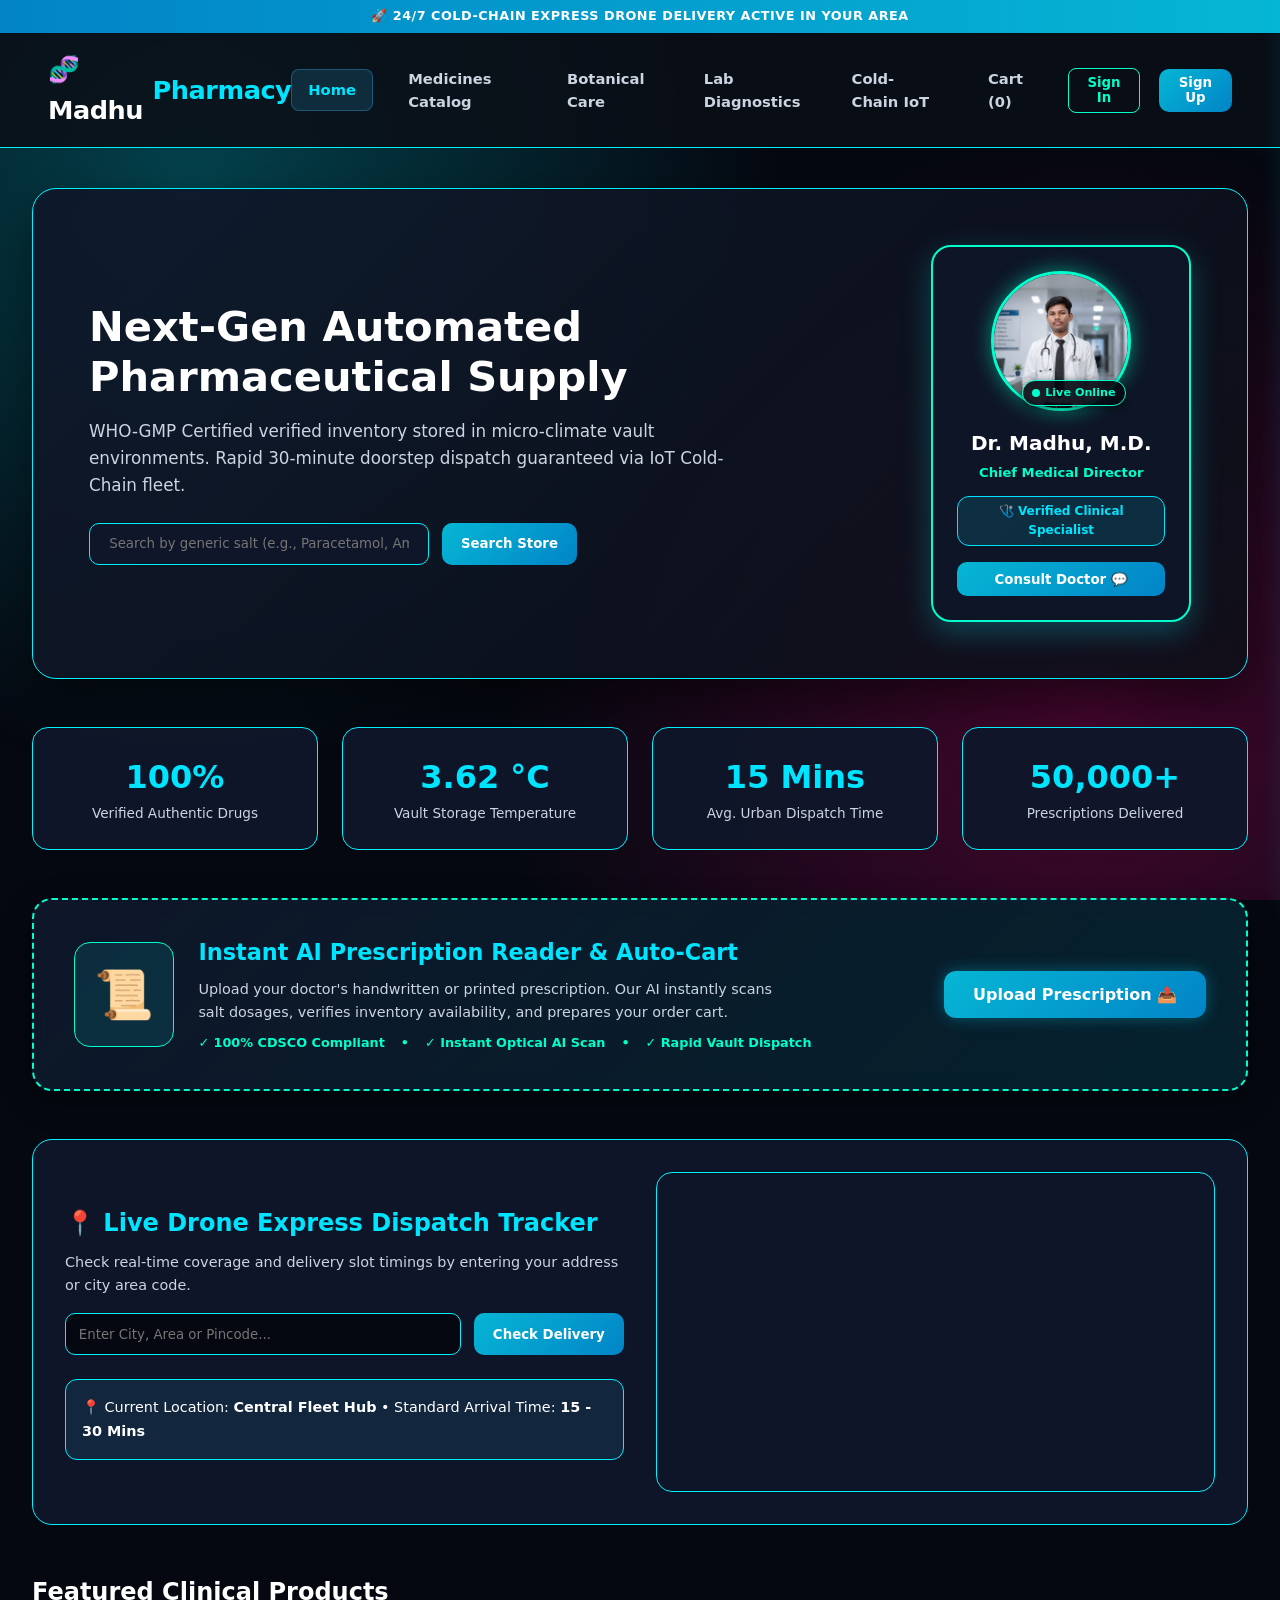
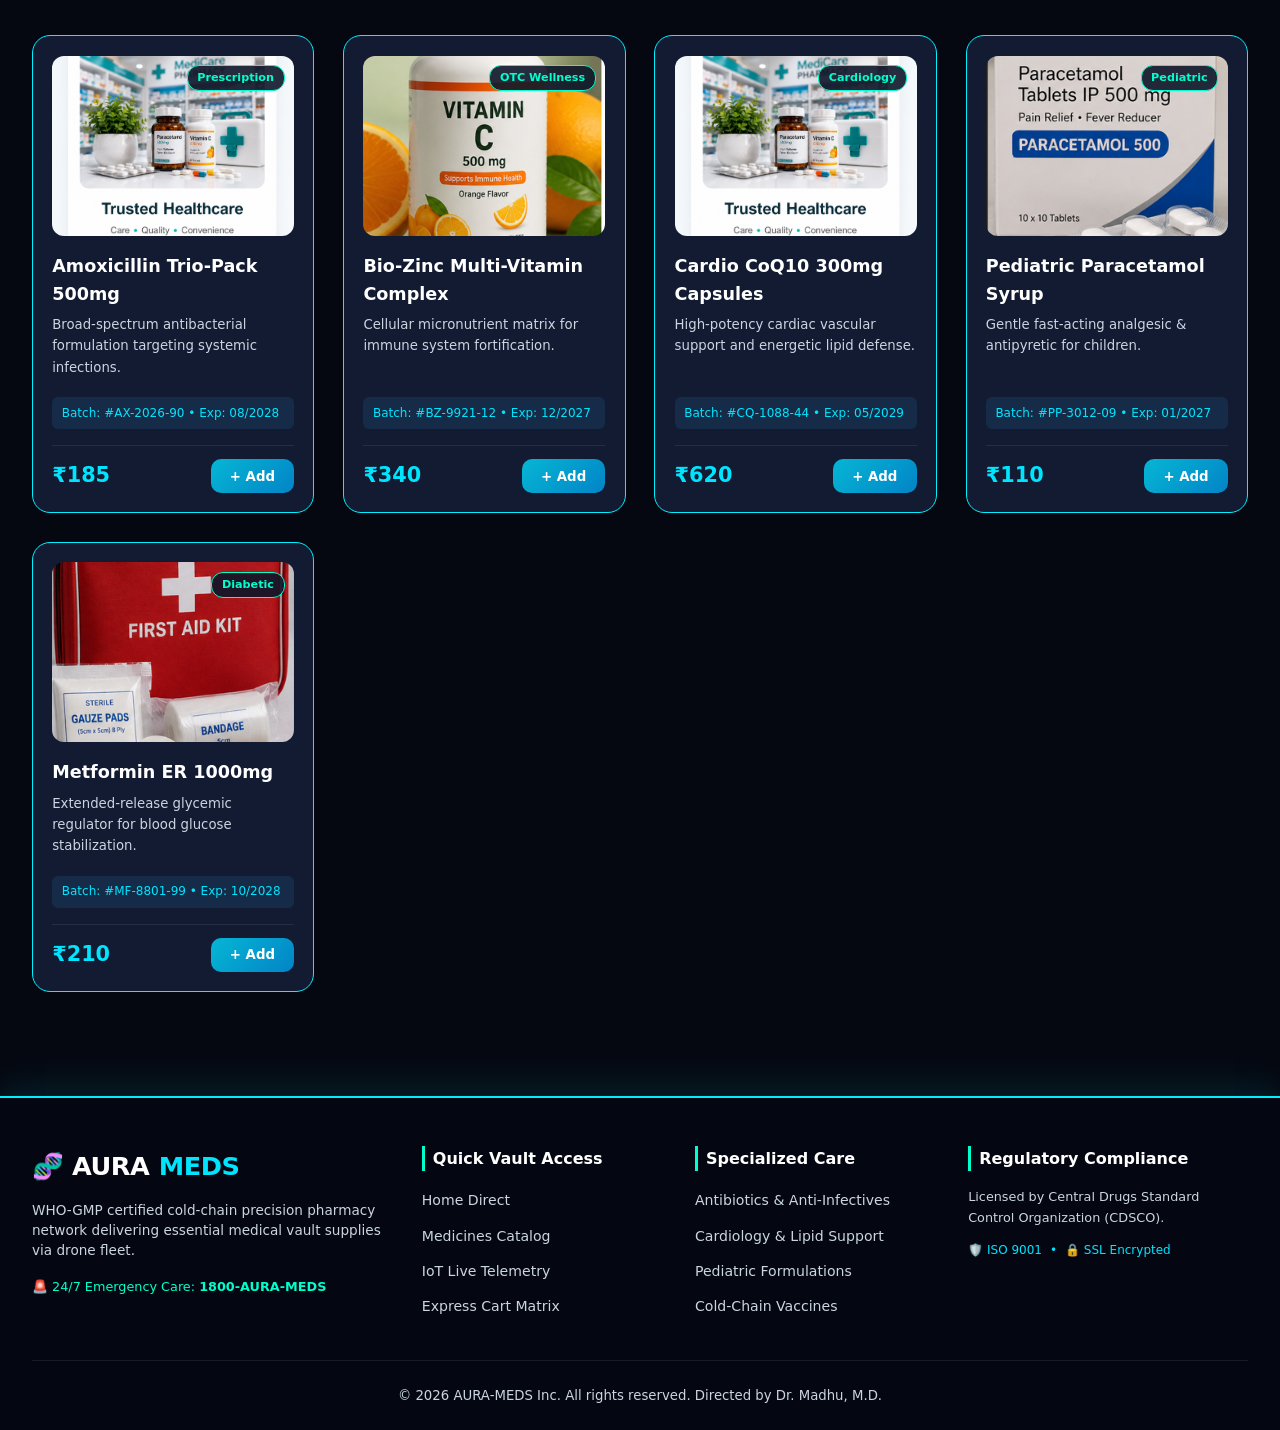
<file: index.html>
<!DOCTYPE html>
<html lang="en">
<head>
  <meta charset="UTF-8">
  <title>AURA-MEDS | Precision Digital Pharmacy</title>
  <link rel="stylesheet" href="styles.css">
</head>
<!-- ==================== KOTHA AI PRESCRIPTION & DISPATCH MODULES ==================== -->
  
  <!-- AI Prescription Scan Popup Modal -->
  <div class="modal-overlay" id="rx-modal" style="display: none;">
    <div class="modal-content">
      <span class="close-modal" onclick="closePrescriptionModal()">&times;</span>
      <h3 style="color: var(--cyan-neon); text-align: center; margin-bottom: 1rem;">🤖 AI Optical Recognition</h3>
      <p style="font-size: 0.85rem; color: var(--text-muted); text-align: center;">Prescription Scanned Successfully. Detected Items:</p>
      <div class="doctor-profile" style="text-align: center;">
        <img src="images/doctor.jpg" alt="Dr. Madhu - Medical Director" style="width: 70px; height: 70px; border-radius: 50%; object-fit: cover; object-position: top center; border: 2px solid var(--cyan-neon); margin: 0.5rem auto; display: block; box-shadow: 0 0 10px var(--cyan-neon);">
      </div>
      <div style="background: rgba(0,240,255,0.05); border: 1px solid var(--panel-border); padding: 1rem; border-radius: 12px; margin: 1.2rem 0; font-size: 0.85rem;">
        <div>🔹 <b>Amoxicillin 500mg</b> (Dosage: 1 Capsule - 3x Daily)</div>
        <div style="margin-top: 0.5rem;">🔹 <b>Bio-Zinc Multi-Vitamin</b> (Dosage: 1 Tablet - 1x Daily)</div>
      </div>

      <button class="btn-buy" style="width: 100%;" onclick="autoAddScannedMeds()">Confirm & Push to Cart 🛒</button>
    </div>
  </div>
  <!-- Slide-Out Cart Drawer -->
<div class="cart-drawer-overlay" id="cart-drawer-overlay" onclick="toggleCartDrawer()"></div>

<div class="cart-drawer" id="cart-drawer">
  <div class="cart-drawer-header">
    <h3>🛒 Your Medical Cart</h3>
    <button class="cart-close-btn" onclick="toggleCartDrawer()">&times;</button>
  </div>

  <div class="cart-drawer-body" id="drawer-cart-items">
    <!-- Selected items list will render dynamically here -->
  </div>

  <div class="cart-drawer-footer">
    <div class="cart-total-row">
      <span>Subtotal:</span>
      <span id="drawer-subtotal">₹0.00</span>
    </div>
    <div class="cart-total-row final-price">
      <span>Total (incl. Taxes):</span>
      <span id="drawer-total">₹0.00</span>
    </div>
    <button class="btn-buy" style="width: 100%; margin-top: 1rem;" onclick="alert('Order Dispatched Successfully! 🚀')">Proceed to Checkout 💳</button>
  </div>
</div>

 
<body>

  <div class="top-bar">🚀 24/7 COLD-CHAIN EXPRESS DRONE DELIVERY ACTIVE IN YOUR AREA</div>

  <header>
    <div class="brand-logo">🧬 Madhu<span>Pharmacy</span></div>
    <nav>
      <a href="index.html" class="active">Home</a>
      <a href="medicines.html">Medicines Catalog</a>
      <a href="botanical.html">Botanical Care</a>
      <a href="diagnostics.html">Lab Diagnostics</a>
      <a href="telemetry.html">Cold-Chain IoT</a>
      <a href="cart.html">Cart (<span id="cart-count">0</span>)</a>
      <button class="btn-auth-outline" onclick="openAuthModal('login')">Sign In</button>
      <button class="btn-buy" style="padding: 0.4rem 1rem;" onclick="openAuthModal('signup')">Sign Up</button>
    </nav>
  </header>

  <div class="container">
    <div class="hero-banner">
      <div class="hero-text">
        <h1>Next-Gen Automated Pharmaceutical Supply</h1>
        <p>WHO-GMP Certified verified inventory stored in micro-climate vault environments. Rapid 30-minute doorstep dispatch guaranteed via IoT Cold-Chain fleet.</p>
        
        <div style="display: flex; gap: 0.8rem; margin-top: 1.5rem;">
          <input type="text" id="search-input" placeholder="Search by generic salt (e.g., Paracetamol, Amoxicillin)..." style="padding: 0.8rem 1.2rem; border-radius: 10px; border: 1px solid var(--panel-border); background: var(--bg-surface); color: white; width: 340px;">
          <button class="btn-buy" onclick="searchStore()">Search Store</button>
        </div>
      </div>

      <div class="hero-doctor-card">
        <div class="hero-doc-img-wrapper">
          <img src="images/doctor.jpg" alt="Dr. Madhu, M.D." class="hero-doc-img">
          <div class="hero-doc-status">
            <span></span> Live Online
          </div>
        </div>
        <div class="hero-doc-name">Dr. Madhu, M.D.</div>
        <div class="hero-doc-role">Chief Medical Director</div>
        <div class="hero-doc-badge">🩺 Verified Clinical Specialist</div>
        <button class="btn-buy" style="width: 100%;" onclick="openAuthModal('signup')">Consult Doctor 💬</button>
      </div>
    </div>

    <!-- Live Telemetry Bar -->
    <div class="metrics-row">
      <div class="metric-card">
        <div class="metric-val">100%</div>
        <div class="metric-label">Verified Authentic Drugs</div>
      </div>
      <div class="metric-card">
        <div class="metric-val" id="live-temp">3.62 °C</div>
        <div class="metric-label">Vault Storage Temperature</div>
      </div>
      <div class="metric-card">
        <div class="metric-val">15 Mins</div>
        <div class="metric-label">Avg. Urban Dispatch Time</div>
      </div>
      <div class="metric-card">
        <div class="metric-val">50,000+</div>
        <div class="metric-label">Prescriptions Delivered</div>
      </div>
    </div>

    <!-- Dedicated Prescription Upload Banner Section -->
    <div class="prescription-upload-banner">
      <div class="upload-banner-left">
        <div class="upload-banner-icon">📜</div>
        <div class="upload-banner-text">
          <h3>Instant AI Prescription Reader & Auto-Cart</h3>
          <p>Upload your doctor's handwritten or printed prescription. Our AI instantly scans salt dosages, verifies inventory availability, and prepares your order cart.</p>
          <div class="upload-banner-features">
            <span>✓ 100% CDSCO Compliant</span> • <span>✓ Instant Optical AI Scan</span> • <span>✓ Rapid Vault Dispatch</span>
          </div>
        </div>
      </div>
      <button class="btn-buy btn-upload-lg" onclick="uploadPrescription()">Upload Prescription 📤</button>
    </div>

    <!-- Live Drone Delivery Map & Location Finder Section -->
    <div class="delivery-section">
      <div>
        <h2 style="color: var(--blue-glow); margin-bottom: 0.5rem;">📍 Live Drone Express Dispatch Tracker</h2>
        <p style="color: var(--text-muted); font-size: 0.9rem;">Check real-time coverage and delivery slot timings by entering your address or city area code.</p>
        
        <div class="location-input-group">
          <input type="text" id="user-location" placeholder="Enter City, Area or Pincode...">
          <button class="btn-buy" onclick="updateDeliveryLocation()">Check Delivery</button>
        </div>

        <div id="dispatch-status" style="margin-top: 1.5rem; background: rgba(56, 189, 248, 0.1); border: 1px solid var(--panel-border); padding: 1rem; border-radius: 12px; font-size: 0.9rem;">
          📍 Current Location: <b>Central Fleet Hub</b> • Standard Arrival Time: <b>15 - 30 Mins</b>
        </div>
      </div>

      <div class="map-container">
        <!-- Live OpenStreetMap Embed Dynamic Route View -->
        <iframe src="https://www.openstreetmap.org/export/embed.html?bbox=78.43%2C17.36%2C78.49%2C17.45&layer=mapnik"></iframe>
      </div>
    </div>

    <h2>Featured Clinical Products</h2>
    <div class="grid-5">

      <div class="pharmacy-card">
        <span class="badge">Prescription</span>
        <img class="card-img" src="images/pharmacy-hero.png" onerror="this.onerror=null; this.src='https://images.unsplash.com/photo-1584308666744-24d5c474f2ae?w=500&q=80'" alt="Amoxicillin">
        <div class="card-title">Amoxicillin Trio-Pack 500mg</div>
        <div class="card-desc">Broad-spectrum antibacterial formulation targeting systemic infections.</div>
        <div class="card-spec">Batch: #AX-2026-90 • Exp: 08/2028</div>
        <div class="card-bottom">
          <span class="price">₹185</span>
          <button class="btn-buy" onclick="addToCart('Amoxicillin Trio-Pack', 185)">+ Add</button>
        </div>
      </div>

      <div class="pharmacy-card">
        <span class="badge">OTC Wellness</span>
        <img class="card-img" src="images/vitamin-c.png" onerror="this.onerror=null; this.src='https://images.unsplash.com/photo-1550572017-edf79289050e?w=500&q=80'" alt="Vitamins">
        <div class="card-title">Bio-Zinc Multi-Vitamin Complex</div>
        <div class="card-desc">Cellular micronutrient matrix for immune system fortification.</div>
        <div class="card-spec">Batch: #BZ-9921-12 • Exp: 12/2027</div>
        <div class="card-bottom">
          <span class="price">₹340</span>
          <button class="btn-buy" onclick="addToCart('Bio-Zinc Multi-Vitamin', 340)">+ Add</button>
        </div>
      </div>

      <div class="pharmacy-card">
        <span class="badge">Cardiology</span>
        <img class="card-img" src="https://images.unsplash.com/photo-1471864190281-a93a3070b6de?w=500&q=80" onerror="this.onerror=null; this.src='images/pharmacy-hero.png';" alt="Cardiac">
        <div class="card-title">Cardio CoQ10 300mg Capsules</div>
        <div class="card-desc">High-potency cardiac vascular support and energetic lipid defense.</div>
        <div class="card-spec">Batch: #CQ-1088-44 • Exp: 05/2029</div>
        <div class="card-bottom">
          <span class="price">₹620</span>
          <button class="btn-buy" onclick="addToCart('Cardio CoQ10', 620)">+ Add</button>
        </div>
      </div>

      <div class="pharmacy-card">
        <span class="badge">Pediatric</span>
        <img class="card-img" src="images/paracetamol.png" onerror="this.onerror=null; this.src='https://images.unsplash.com/photo-1576602976047-174e57a47881?w=500&q=80'" alt="Syrup">
        <div class="card-title">Pediatric Paracetamol Syrup</div>
        <div class="card-desc">Gentle fast-acting analgesic & antipyretic for children.</div>
        <div class="card-spec">Batch: #PP-3012-09 • Exp: 01/2027</div>
        <div class="card-bottom">
          <span class="price">₹110</span>
          <button class="btn-buy" onclick="addToCart('Pediatric Syrup', 110)">+ Add</button>
        </div>
      </div>

      <div class="pharmacy-card">
        <span class="badge">Diabetic</span>
        <img class="card-img" src="images/first-aid.png" onerror="this.onerror=null; this.src='https://images.unsplash.com/photo-1587854692152-cbe660dbde88?w=500&q=80'" alt="Diabetes">
        <div class="card-title">Metformin ER 1000mg</div>
        <div class="card-desc">Extended-release glycemic regulator for blood glucose stabilization.</div>
        <div class="card-spec">Batch: #MF-8801-99 • Exp: 10/2028</div>
        <div class="card-bottom">
          <span class="price">₹210</span>
          <button class="btn-buy" onclick="addToCart('Metformin ER', 210)">+ Add</button>
        </div>
      </div>

    </div>
  </div>

  <!-- Interactive Login / Sign-Up Modal -->
  <div class="modal-overlay" id="auth-modal">
    <div class="modal-content">
      <span class="close-modal" onclick="closeAuthModal()">&times;</span>
      <h3 id="auth-title" style="color: var(--blue-glow); text-align: center;">Security Portal</h3>

      <!-- Login Form -->
      <form id="login-form" onsubmit="handleLogin(event)">
        <input type="email" placeholder="Registered Email ID" required>
        <input type="password" placeholder="Password" required>
        <button type="submit" class="btn-buy" style="margin-top: 0.5rem;">Access Portal 🔓</button>
      </form>

      <!-- Signup Form -->
      <form id="signup-form" style="display: none;" onsubmit="handleSignup(event)">
        <input type="text" placeholder="Full Name" required>
        <input type="email" placeholder="Email Address" required>
        <input type="tel" placeholder="Mobile Number (+91)" required>
        <input type="password" placeholder="Create Password" required>
        <button type="submit" class="btn-buy" style="margin-top: 0.5rem;">Create Account ✨</button>
      </form>
    </div>
  </div>

  
 <!-- Elaborated Rich Footer -->
  <footer>
    <div class="footer-content">
      <div class="footer-col">
        <div class="brand-logo" style="margin-bottom: 0.8rem;">🧬 AURA<span>MEDS</span></div>
        <p style="font-size: 0.85rem; color: var(--text-muted); line-height: 1.5;">
          WHO-GMP certified cold-chain precision pharmacy network delivering essential medical vault supplies via drone fleet.
        </p>
        <div style="margin-top: 1rem; font-size: 0.8rem; color: var(--cyan-neon);">
          🚨 24/7 Emergency Care: <b>1800-AURA-MEDS</b>
        </div>
      </div>

      <div class="footer-col">
        <h4>Quick Vault Access</h4>
        <ul>
          <li><a href="index.html">Home Direct</a></li>
          <li><a href="medicines.html">Medicines Catalog</a></li>
          <li><a href="telemetry.html">IoT Live Telemetry</a></li>
          <li><a href="cart.html">Express Cart Matrix</a></li>
        </ul>
      </div>

      <div class="footer-col">
        <h4>Specialized Care</h4>
        <ul>
          <li><a href="#">Antibiotics & Anti-Infectives</a></li>
          <li><a href="#">Cardiology & Lipid Support</a></li>
          <li><a href="#">Pediatric Formulations</a></li>
          <li><a href="#">Cold-Chain Vaccines</a></li>
        </ul>
      </div>

      <div class="footer-col">
        <h4>Regulatory Compliance</h4>
        <p style="font-size: 0.8rem; color: var(--text-muted); margin-bottom: 0.8rem;">
          Licensed by Central Drugs Standard Control Organization (CDSCO).
        </p>
        <div style="display: flex; gap: 0.5rem; font-size: 0.75rem; color: var(--blue-glow);">
          <span>🛡️ ISO 9001</span> • <span>🔒 SSL Encrypted</span>
        </div>
      </div>
    </div>

    <div class="footer-bottom">
      © 2026 AURA-MEDS Inc. All rights reserved. Directed by Dr. Madhu, M.D.
    </div>
  </footer>
  

  <script src="app.js"></script>
</body>
</html>
</file>
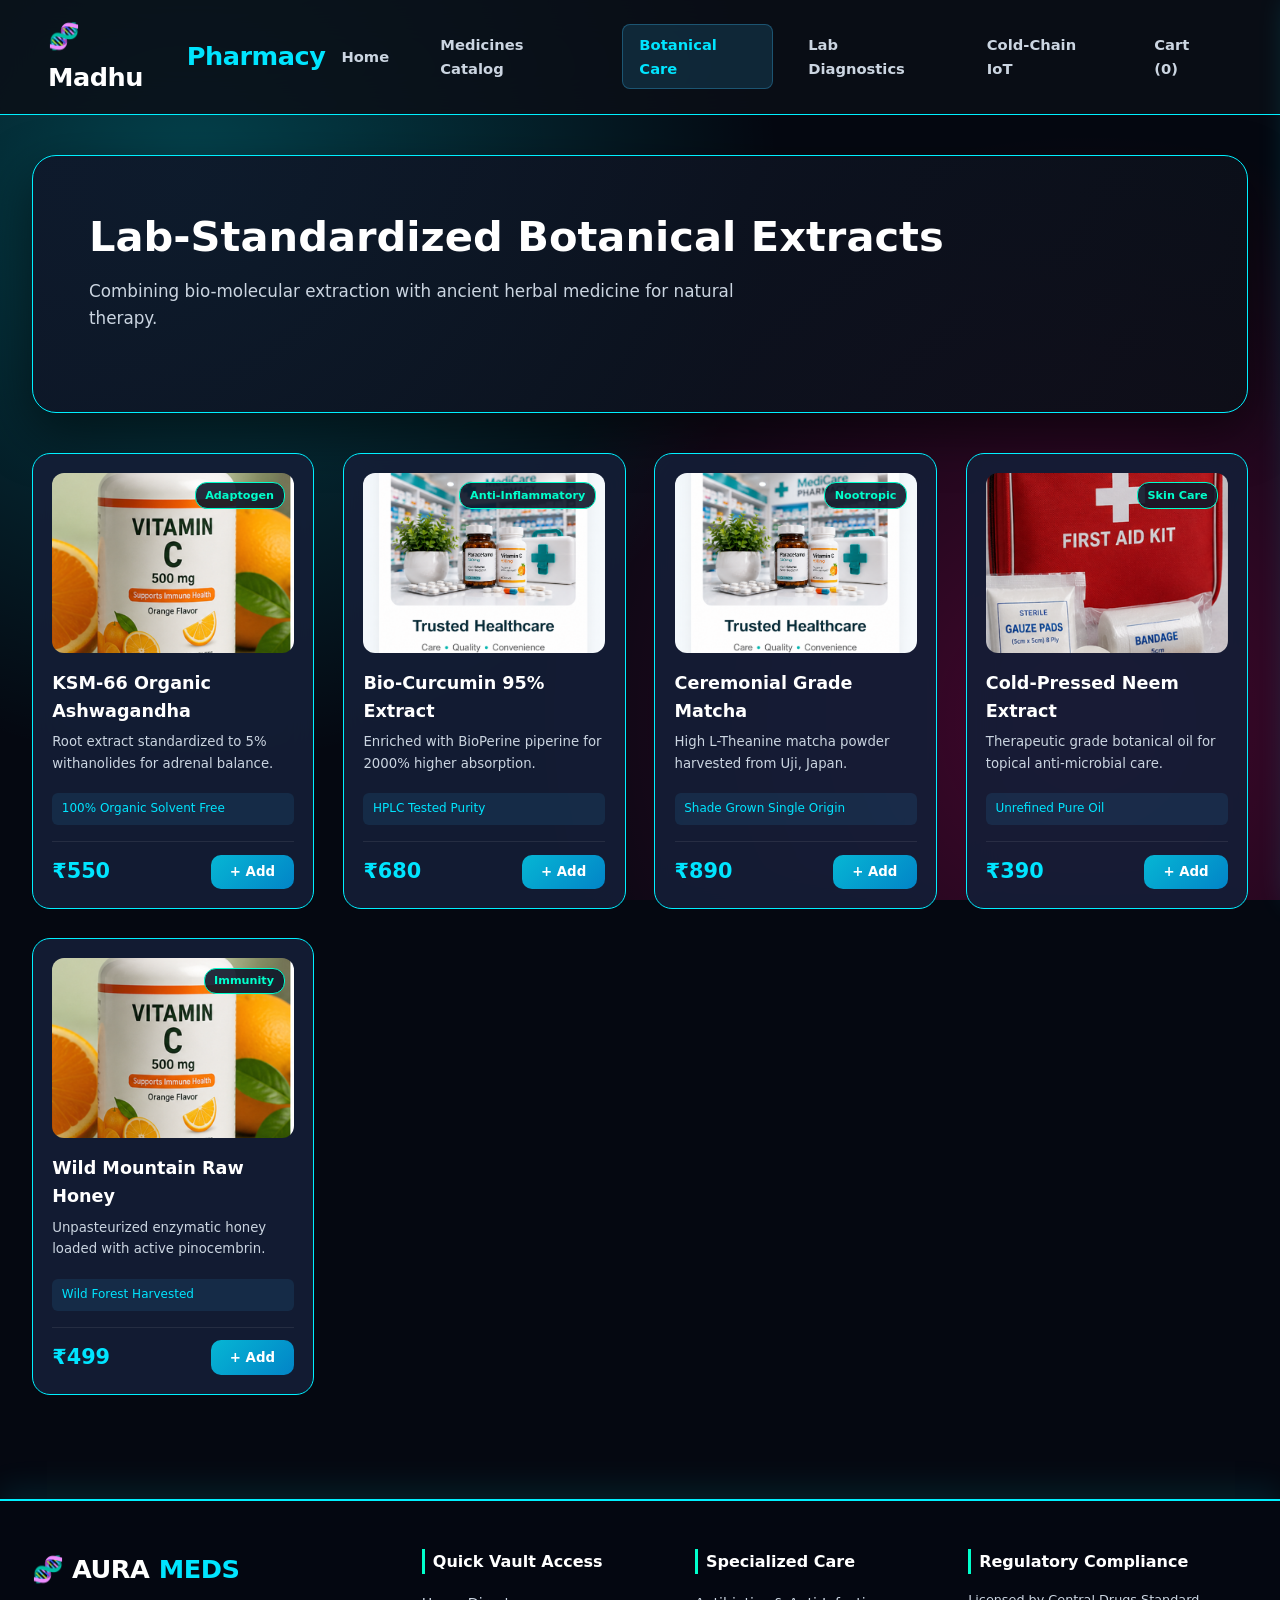
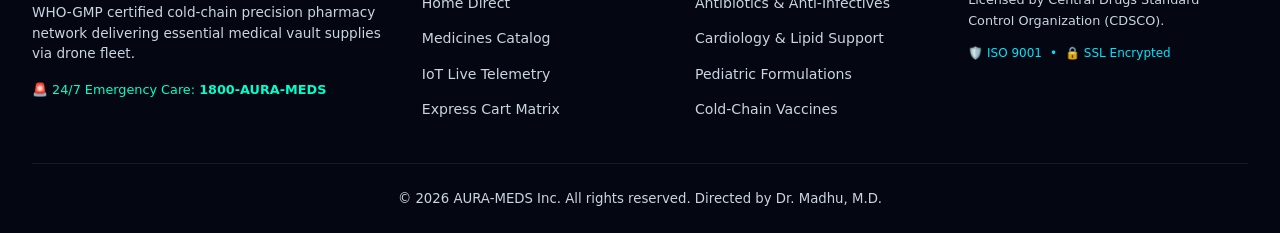
<file: botanical.html>
<!DOCTYPE html>
<html lang="en">
<head>
  <meta charset="UTF-8">
  <title>AURA-MEDS | Botanical Care</title>
  <link rel="stylesheet" href="styles.css">
</head>
<body>
  <header>
    <div class="brand-logo">🧬 Madhu<span>Pharmacy</span></div>
    <nav>
      <a href="index.html">Home</a>
      <a href="medicines.html">Medicines Catalog</a>
      <a href="botanical.html" class="active">Botanical Care</a>
      <a href="diagnostics.html">Lab Diagnostics</a>
      <a href="telemetry.html">Cold-Chain IoT</a>
      <a href="cart.html">Cart (<span id="cart-count">0</span>)</a>
    </nav>
  </header>

  <div class="container">
    <div class="hero-banner">
      <div class="hero-text">
        <h1>Lab-Standardized Botanical Extracts</h1>
        <p>Combining bio-molecular extraction with ancient herbal medicine for natural therapy.</p>
      </div>
    </div>

    <div class="grid-5">
      <div class="pharmacy-card">
        <span class="badge">Adaptogen</span>
        <img class="card-img" src="images/vitamin-c.png" onerror="this.onerror=null; this.src='https://images.unsplash.com/photo-1608571423902-eed4a5ad8108?w=500&q=80'" alt="Ashwagandha">
        <div class="card-title">KSM-66 Organic Ashwagandha</div>
        <div class="card-desc">Root extract standardized to 5% withanolides for adrenal balance.</div>
        <div class="card-spec">100% Organic Solvent Free</div>
        <div class="card-bottom">
          <span class="price">₹550</span>
          <button class="btn-buy" onclick="addToCart('Ashwagandha KSM-66', 550)">+ Add</button>
        </div>
      </div>

      <div class="pharmacy-card">
        <span class="badge">Anti-Inflammatory</span>
        <img class="card-img" src="images/pharmacy-hero.png" onerror="this.onerror=null; this.src='https://images.unsplash.com/photo-1615485290382-441e4d049cb5?w=500&q=80'" alt="Curcumin">
        <div class="card-title">Bio-Curcumin 95% Extract</div>
        <div class="card-desc">Enriched with BioPerine piperine for 2000% higher absorption.</div>
        <div class="card-spec">HPLC Tested Purity</div>
        <div class="card-bottom">
          <span class="price">₹680</span>
          <button class="btn-buy" onclick="addToCart('Bio-Curcumin 95%', 680)">+ Add</button>
        </div>
      </div>

      <div class="pharmacy-card">
        <span class="badge">Nootropic</span>
        <img class="card-img" src="images/pharmacy-hero.png" onerror="this.onerror=null; this.src='https://images.unsplash.com/photo-1546554137-f86b9593a222?w=500&q=80'" alt="Matcha">
        <div class="card-title">Ceremonial Grade Matcha</div>
        <div class="card-desc">High L-Theanine matcha powder harvested from Uji, Japan.</div>
        <div class="card-spec">Shade Grown Single Origin</div>
        <div class="card-bottom">
          <span class="price">₹890</span>
          <button class="btn-buy" onclick="addToCart('Ceremonial Matcha', 890)">+ Add</button>
        </div>
      </div>

      <div class="pharmacy-card">
        <span class="badge">Skin Care</span>
        <img class="card-img" src="images/first-aid.png" onerror="this.onerror=null; this.src='https://images.unsplash.com/photo-1512290900673-0dbd0317e082?w=500&q=80'" alt="Essential Oil">
        <div class="card-title">Cold-Pressed Neem Extract</div>
        <div class="card-desc">Therapeutic grade botanical oil for topical anti-microbial care.</div>
        <div class="card-spec">Unrefined Pure Oil</div>
        <div class="card-bottom">
          <span class="price">₹390</span>
          <button class="btn-buy" onclick="addToCart('Neem Extract Oil', 390)">+ Add</button>
        </div>
      </div>

      <div class="pharmacy-card">
        <span class="badge">Immunity</span>
        <img class="card-img" src="images/vitamin-c.png" onerror="this.onerror=null; this.src='https://images.unsplash.com/photo-1563172897-93625b720888?w=500&q=80'" alt="Raw Honey">
        <div class="card-title">Wild Mountain Raw Honey</div>
        <div class="card-desc">Unpasteurized enzymatic honey loaded with active pinocembrin.</div>
        <div class="card-spec">Wild Forest Harvested</div>
        <div class="card-bottom">
          <span class="price">₹499</span>
          <button class="btn-buy" onclick="addToCart('Raw Honey', 499)">+ Add</button>
        </div>
      </div>
    </div>
  </div>

   
 <!-- Elaborated Rich Footer -->
  <footer>
    <div class="footer-content">
      <div class="footer-col">
        <div class="brand-logo" style="margin-bottom: 0.8rem;">🧬 AURA<span>MEDS</span></div>
        <p style="font-size: 0.85rem; color: var(--text-muted); line-height: 1.5;">
          WHO-GMP certified cold-chain precision pharmacy network delivering essential medical vault supplies via drone fleet.
        </p>
        <div style="margin-top: 1rem; font-size: 0.8rem; color: var(--cyan-neon);">
          🚨 24/7 Emergency Care: <b>1800-AURA-MEDS</b>
        </div>
      </div>

      <div class="footer-col">
        <h4>Quick Vault Access</h4>
        <ul>
          <li><a href="index.html">Home Direct</a></li>
          <li><a href="medicines.html">Medicines Catalog</a></li>
          <li><a href="telemetry.html">IoT Live Telemetry</a></li>
          <li><a href="cart.html">Express Cart Matrix</a></li>
        </ul>
      </div>

      <div class="footer-col">
        <h4>Specialized Care</h4>
        <ul>
          <li><a href="#">Antibiotics & Anti-Infectives</a></li>
          <li><a href="#">Cardiology & Lipid Support</a></li>
          <li><a href="#">Pediatric Formulations</a></li>
          <li><a href="#">Cold-Chain Vaccines</a></li>
        </ul>
      </div>

      <div class="footer-col">
        <h4>Regulatory Compliance</h4>
        <p style="font-size: 0.8rem; color: var(--text-muted); margin-bottom: 0.8rem;">
          Licensed by Central Drugs Standard Control Organization (CDSCO).
        </p>
        <div style="display: flex; gap: 0.5rem; font-size: 0.75rem; color: var(--blue-glow);">
          <span>🛡️ ISO 9001</span> • <span>🔒 SSL Encrypted</span>
        </div>
      </div>
    </div>

    <div class="footer-bottom">
      © 2026 AURA-MEDS Inc. All rights reserved. Directed by Dr. Madhu, M.D.
    </div>
  </footer>
  <script src="app.js"></script>
</body>
</html>
</file>
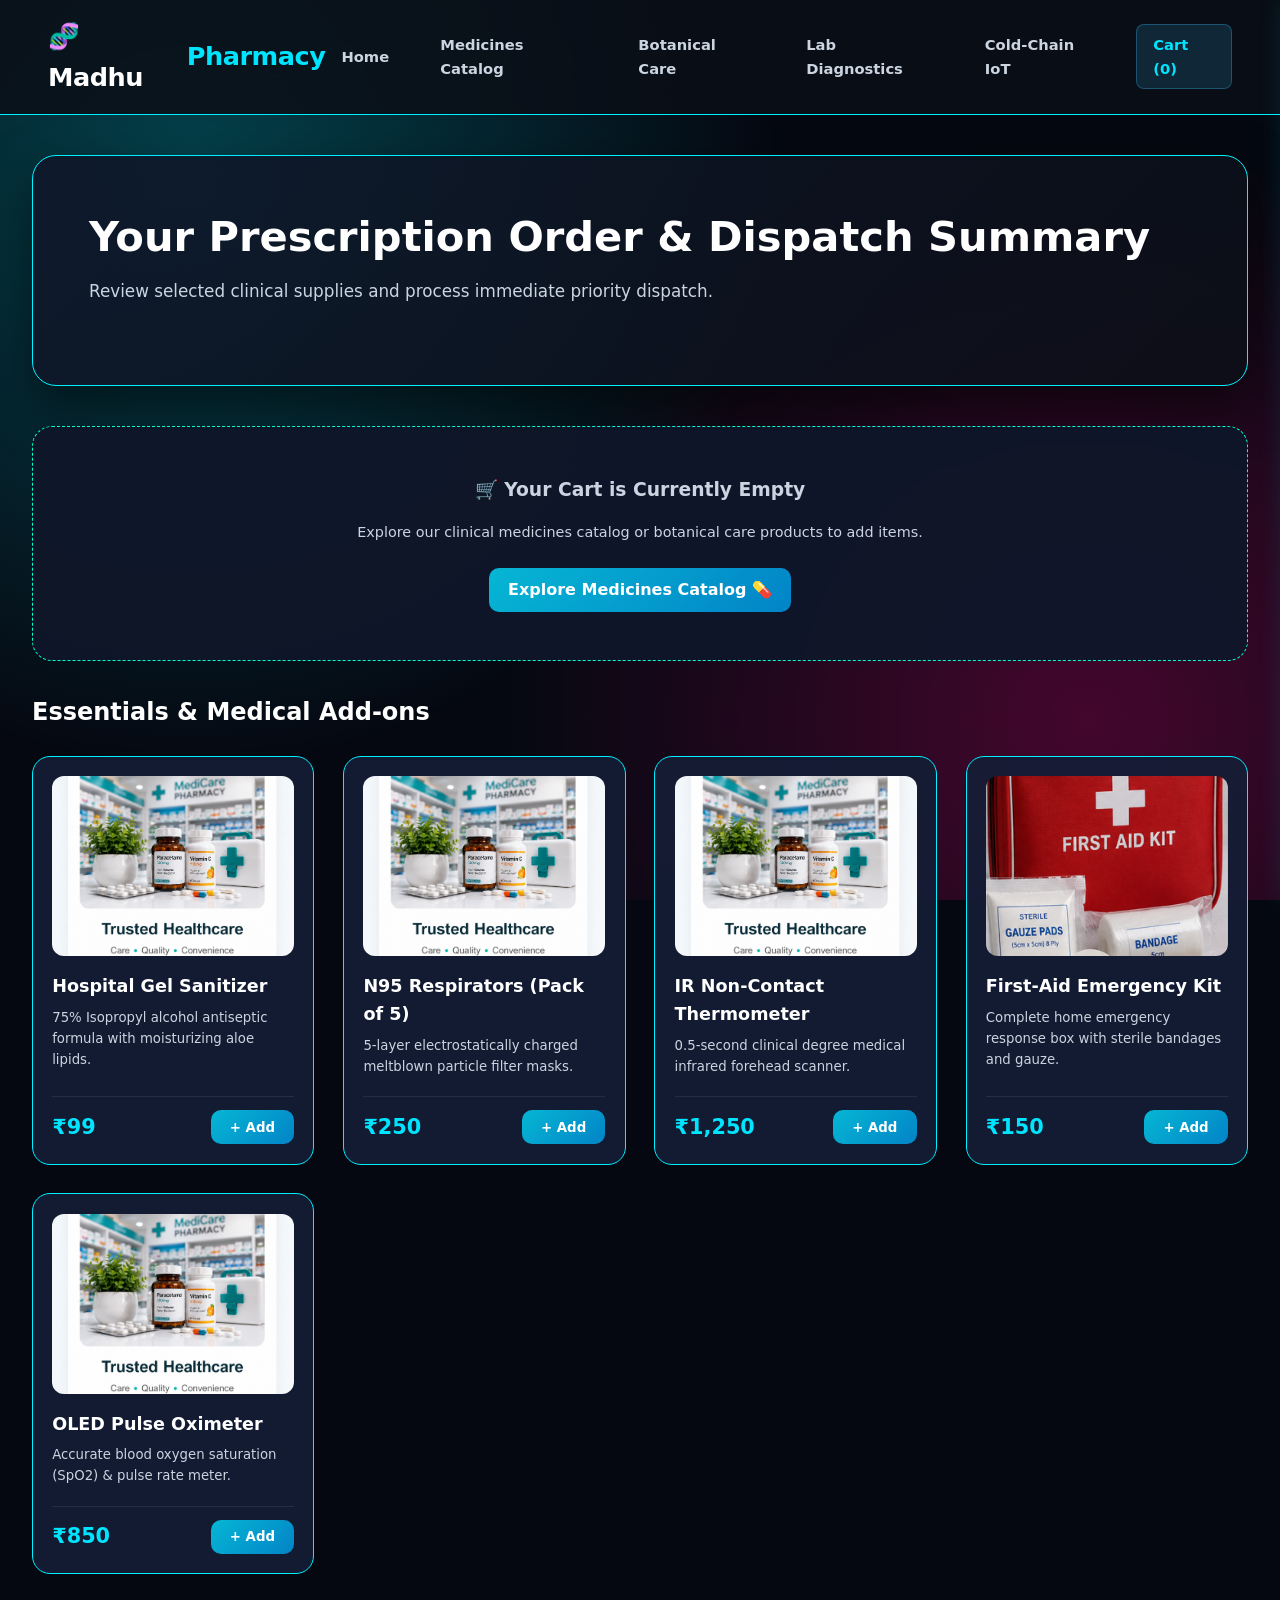
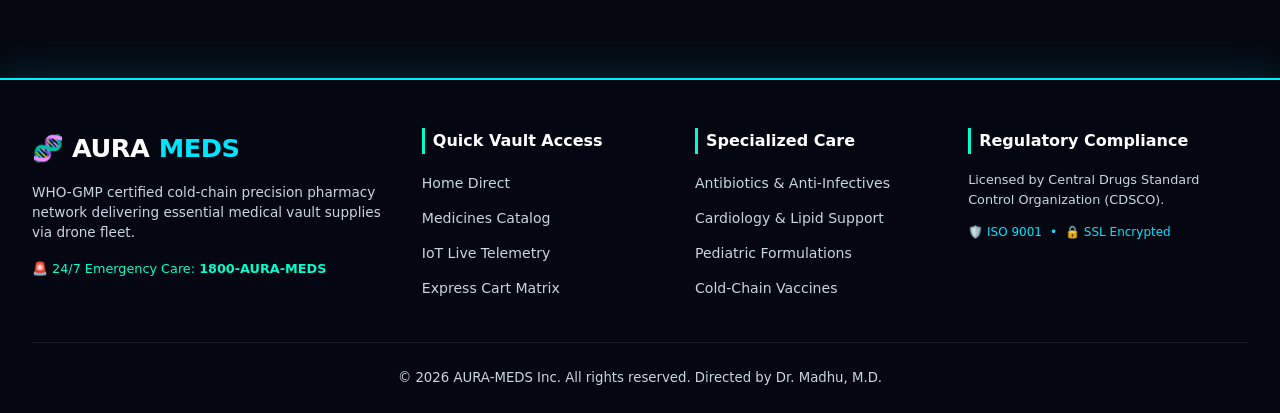
<file: cart.html>
<!DOCTYPE html>
<html lang="en">
<head>
  <meta charset="UTF-8">
  <title>AURA-MEDS | Shopping Cart</title>
  <link rel="stylesheet" href="styles.css">
</head>
<body>
  <header>
    <div class="brand-logo">🧬 Madhu<span>Pharmacy</span></div>
    <nav>
      <a href="index.html">Home</a>
      <a href="medicines.html">Medicines Catalog</a>
      <a href="botanical.html">Botanical Care</a>
      <a href="diagnostics.html">Lab Diagnostics</a>
      <a href="telemetry.html">Cold-Chain IoT</a>
      <a href="cart.html" class="active">Cart (<span id="cart-count">0</span>)</a>
    </nav>
  </header>

  <div class="container">
    <div class="hero-banner">
      <div class="hero-text">
        <h1>Your Prescription Order & Dispatch Summary</h1>
        <p>Review selected clinical supplies and process immediate priority dispatch.</p>
      </div>
    </div>

    <!-- Active Cart Items View Container -->
    <div id="cart-page-items"></div>

    <h2>Essentials & Medical Add-ons</h2>
    <div class="grid-5">
      <div class="pharmacy-card">
        <img class="card-img" src="images/pharmacy-hero.png" onerror="this.onerror=null; this.src='https://images.unsplash.com/photo-1584036561566-baf8f5f1b144?w=500&q=80'" alt="Sanitizer">
        <div class="card-title">Hospital Gel Sanitizer</div>
        <div class="card-desc">75% Isopropyl alcohol antiseptic formula with moisturizing aloe lipids.</div>
        <div class="card-bottom">
          <span class="price">₹99</span>
          <button class="btn-buy" onclick="addToCart('Hospital Sanitizer', 99)">+ Add</button>
        </div>
      </div>

      <div class="pharmacy-card">
        <img class="card-img" src="images/pharmacy-hero.png" onerror="this.onerror=null; this.src='https://images.unsplash.com/photo-1583947215259-38e31be8751f?w=500&q=80'" alt="N95 Masks">
        <div class="card-title">N95 Respirators (Pack of 5)</div>
        <div class="card-desc">5-layer electrostatically charged meltblown particle filter masks.</div>
        <div class="card-bottom">
          <span class="price">₹250</span>
          <button class="btn-buy" onclick="addToCart('N95 Mask Pack', 250)">+ Add</button>
        </div>
      </div>

      <div class="pharmacy-card">
        <img class="card-img" src="images/pharmacy-hero.png" onerror="this.onerror=null; this.src='https://images.unsplash.com/photo-1576091160550-2173dba999ef?w=500&q=80'" alt="Thermometer">
        <div class="card-title">IR Non-Contact Thermometer</div>
        <div class="card-desc">0.5-second clinical degree medical infrared forehead scanner.</div>
        <div class="card-bottom">
          <span class="price">₹1,250</span>
          <button class="btn-buy" onclick="addToCart('IR Thermometer', 1250)">+ Add</button>
        </div>
      </div>

      <div class="pharmacy-card">
        <img class="card-img" src="images/first-aid.png" onerror="this.onerror=null; this.src='https://images.unsplash.com/photo-1603398938378-e54eab446dde?w=500&q=80'" alt="First Aid">
        <div class="card-title">First-Aid Emergency Kit</div>
        <div class="card-desc">Complete home emergency response box with sterile bandages and gauze.</div>
        <div class="card-bottom">
          <span class="price">₹150</span>
          <button class="btn-buy" onclick="addToCart('First Aid Kit', 150)">+ Add</button>
        </div>
      </div>

      <div class="pharmacy-card">
        <img class="card-img" src="images/pharmacy-hero.png" onerror="this.onerror=null; this.src='https://images.unsplash.com/photo-1584308666744-24d5c474f2ae?w=500&q=80'" alt="Oximeter">
        <div class="card-title">OLED Pulse Oximeter</div>
        <div class="card-desc">Accurate blood oxygen saturation (SpO2) & pulse rate meter.</div>
        <div class="card-bottom">
          <span class="price">₹850</span>
          <button class="btn-buy" onclick="addToCart('Pulse Oximeter', 850)">+ Add</button>
        </div>
      </div>
    </div>
  </div>

   
 <!-- Elaborated Rich Footer -->
  <footer>
    <div class="footer-content">
      <div class="footer-col">
        <div class="brand-logo" style="margin-bottom: 0.8rem;">🧬 AURA<span>MEDS</span></div>
        <p style="font-size: 0.85rem; color: var(--text-muted); line-height: 1.5;">
          WHO-GMP certified cold-chain precision pharmacy network delivering essential medical vault supplies via drone fleet.
        </p>
        <div style="margin-top: 1rem; font-size: 0.8rem; color: var(--cyan-neon);">
          🚨 24/7 Emergency Care: <b>1800-AURA-MEDS</b>
        </div>
      </div>

      <div class="footer-col">
        <h4>Quick Vault Access</h4>
        <ul>
          <li><a href="index.html">Home Direct</a></li>
          <li><a href="medicines.html">Medicines Catalog</a></li>
          <li><a href="telemetry.html">IoT Live Telemetry</a></li>
          <li><a href="cart.html">Express Cart Matrix</a></li>
        </ul>
      </div>

      <div class="footer-col">
        <h4>Specialized Care</h4>
        <ul>
          <li><a href="#">Antibiotics & Anti-Infectives</a></li>
          <li><a href="#">Cardiology & Lipid Support</a></li>
          <li><a href="#">Pediatric Formulations</a></li>
          <li><a href="#">Cold-Chain Vaccines</a></li>
        </ul>
      </div>

      <div class="footer-col">
        <h4>Regulatory Compliance</h4>
        <p style="font-size: 0.8rem; color: var(--text-muted); margin-bottom: 0.8rem;">
          Licensed by Central Drugs Standard Control Organization (CDSCO).
        </p>
        <div style="display: flex; gap: 0.5rem; font-size: 0.75rem; color: var(--blue-glow);">
          <span>🛡️ ISO 9001</span> • <span>🔒 SSL Encrypted</span>
        </div>
      </div>
    </div>

    <div class="footer-bottom">
      © 2026 AURA-MEDS Inc. All rights reserved. Directed by Dr. Madhu, M.D.
    </div>
  </footer>
  <script src="app.js"></script>
</body>
</html>
</file>
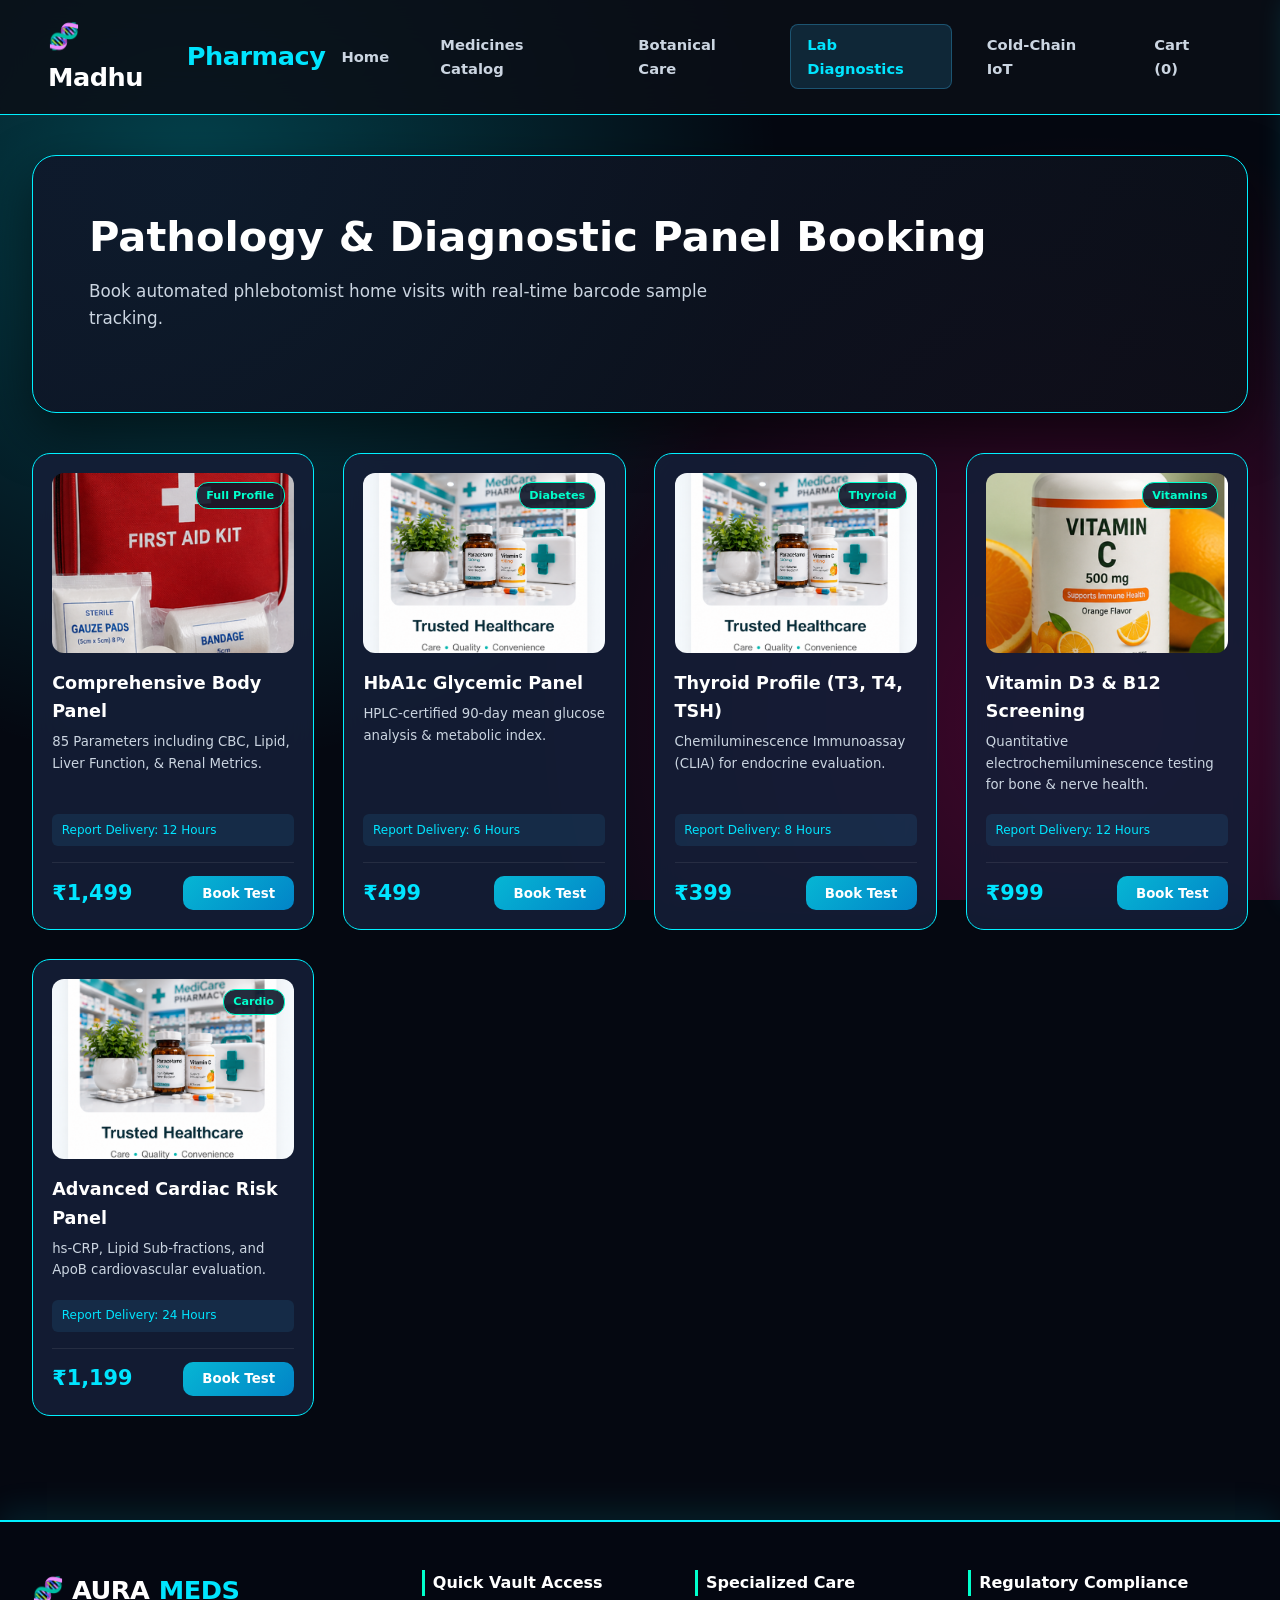
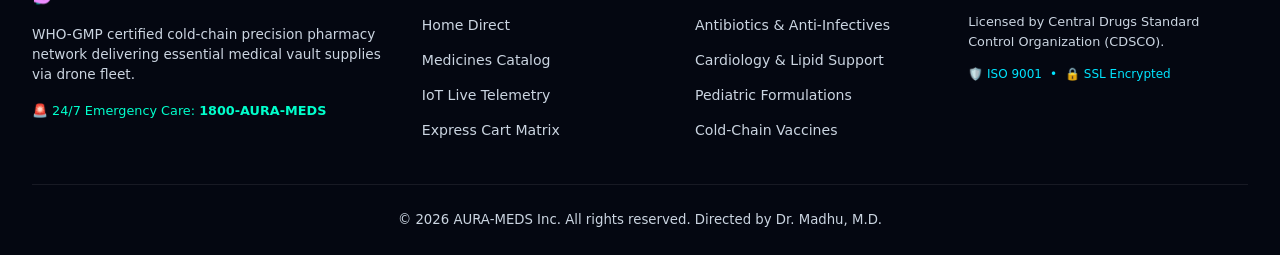
<file: diagnostics.html>
<!DOCTYPE html>
<html lang="en">
<head>
  <meta charset="UTF-8">
  <title>AURA-MEDS | Lab Diagnostics</title>
  <link rel="stylesheet" href="styles.css">
</head>
<body>
  <header>
    <div class="brand-logo">🧬 Madhu<span>Pharmacy</span></div>
    <nav>
      <a href="index.html">Home</a>
      <a href="medicines.html">Medicines Catalog</a>
      <a href="botanical.html">Botanical Care</a>
      <a href="diagnostics.html" class="active">Lab Diagnostics</a>
      <a href="telemetry.html">Cold-Chain IoT</a>
      <a href="cart.html">Cart (<span id="cart-count">0</span>)</a>
    </nav>
  </header>

  <div class="container">
    <div class="hero-banner">
      <div class="hero-text">
        <h1>Pathology & Diagnostic Panel Booking</h1>
        <p>Book automated phlebotomist home visits with real-time barcode sample tracking.</p>
      </div>
    </div>

    <div class="grid-5">
      <div class="pharmacy-card">
        <span class="badge">Full Profile</span>
        <img class="card-img" src="images/first-aid.png" onerror="this.onerror=null; this.src='https://images.unsplash.com/photo-1579154204601-01588f351e67?w=500&q=80'" alt="Blood Diagnostic">
        <div class="card-title">Comprehensive Body Panel</div>
        <div class="card-desc">85 Parameters including CBC, Lipid, Liver Function, & Renal Metrics.</div>
        <div class="card-spec">Report Delivery: 12 Hours</div>
        <div class="card-bottom">
          <span class="price">₹1,499</span>
          <button class="btn-buy" onclick="addToCart('Comprehensive Body Panel', 1499)">Book Test</button>
        </div>
      </div>

      <div class="pharmacy-card">
        <span class="badge">Diabetes</span>
        <img class="card-img" src="images/pharmacy-hero.png" onerror="this.onerror=null; this.src='https://images.unsplash.com/photo-1581594693702-fbdc51b2763b?w=500&q=80'" alt="Diabetes Testing">
        <div class="card-title">HbA1c Glycemic Panel</div>
        <div class="card-desc">HPLC-certified 90-day mean glucose analysis & metabolic index.</div>
        <div class="card-spec">Report Delivery: 6 Hours</div>
        <div class="card-bottom">
          <span class="price">₹499</span>
          <button class="btn-buy" onclick="addToCart('HbA1c Test Panel', 499)">Book Test</button>
        </div>
      </div>

      <div class="pharmacy-card">
        <span class="badge">Thyroid</span>
        <img class="card-img" src="images/pharmacy-hero.png" onerror="this.onerror=null; this.src='https://images.unsplash.com/photo-1532187863486-abf9dbad1b69?w=500&q=80'" alt="Thyroid Test">
        <div class="card-title">Thyroid Profile (T3, T4, TSH)</div>
        <div class="card-desc">Chemiluminescence Immunoassay (CLIA) for endocrine evaluation.</div>
        <div class="card-spec">Report Delivery: 8 Hours</div>
        <div class="card-bottom">
          <span class="price">₹399</span>
          <button class="btn-buy" onclick="addToCart('Thyroid Profile', 399)">Book Test</button>
        </div>
      </div>

      <div class="pharmacy-card">
        <span class="badge">Vitamins</span>
        <img class="card-img" src="images/vitamin-c.png" onerror="this.onerror=null; this.src='https://images.unsplash.com/photo-1582719508461-905c673771fd?w=500&q=80'" alt="Vitamin Panel">
        <div class="card-title">Vitamin D3 & B12 Screening</div>
        <div class="card-desc">Quantitative electrochemiluminescence testing for bone & nerve health.</div>
        <div class="card-spec">Report Delivery: 12 Hours</div>
        <div class="card-bottom">
          <span class="price">₹999</span>
          <button class="btn-buy" onclick="addToCart('Vitamin Panel', 999)">Book Test</button>
        </div>
      </div>

      <div class="pharmacy-card">
        <span class="badge">Cardio</span>
        <img class="card-img" src="images/pharmacy-hero.png" onerror="this.onerror=null; this.src='https://images.unsplash.com/photo-1576091160399-112ba8d25d1d?w=500&q=80'" alt="Cardiac Test">
        <div class="card-title">Advanced Cardiac Risk Panel</div>
        <div class="card-desc">hs-CRP, Lipid Sub-fractions, and ApoB cardiovascular evaluation.</div>
        <div class="card-spec">Report Delivery: 24 Hours</div>
        <div class="card-bottom">
          <span class="price">₹1,199</span>
          <button class="btn-buy" onclick="addToCart('Cardiac Risk Panel', 1199)">Book Test</button>
        </div>
      </div>
    </div>
  </div>

   
 <!-- Elaborated Rich Footer -->
  <footer>
    <div class="footer-content">
      <div class="footer-col">
        <div class="brand-logo" style="margin-bottom: 0.8rem;">🧬 AURA<span>MEDS</span></div>
        <p style="font-size: 0.85rem; color: var(--text-muted); line-height: 1.5;">
          WHO-GMP certified cold-chain precision pharmacy network delivering essential medical vault supplies via drone fleet.
        </p>
        <div style="margin-top: 1rem; font-size: 0.8rem; color: var(--cyan-neon);">
          🚨 24/7 Emergency Care: <b>1800-AURA-MEDS</b>
        </div>
      </div>

      <div class="footer-col">
        <h4>Quick Vault Access</h4>
        <ul>
          <li><a href="index.html">Home Direct</a></li>
          <li><a href="medicines.html">Medicines Catalog</a></li>
          <li><a href="telemetry.html">IoT Live Telemetry</a></li>
          <li><a href="cart.html">Express Cart Matrix</a></li>
        </ul>
      </div>

      <div class="footer-col">
        <h4>Specialized Care</h4>
        <ul>
          <li><a href="#">Antibiotics & Anti-Infectives</a></li>
          <li><a href="#">Cardiology & Lipid Support</a></li>
          <li><a href="#">Pediatric Formulations</a></li>
          <li><a href="#">Cold-Chain Vaccines</a></li>
        </ul>
      </div>

      <div class="footer-col">
        <h4>Regulatory Compliance</h4>
        <p style="font-size: 0.8rem; color: var(--text-muted); margin-bottom: 0.8rem;">
          Licensed by Central Drugs Standard Control Organization (CDSCO).
        </p>
        <div style="display: flex; gap: 0.5rem; font-size: 0.75rem; color: var(--blue-glow);">
          <span>🛡️ ISO 9001</span> • <span>🔒 SSL Encrypted</span>
        </div>
      </div>
    </div>

    <div class="footer-bottom">
      © 2026 AURA-MEDS Inc. All rights reserved. Directed by Dr. Madhu, M.D.
    </div>
  </footer>
  <script src="app.js"></script>
</body>
</html>
</file>
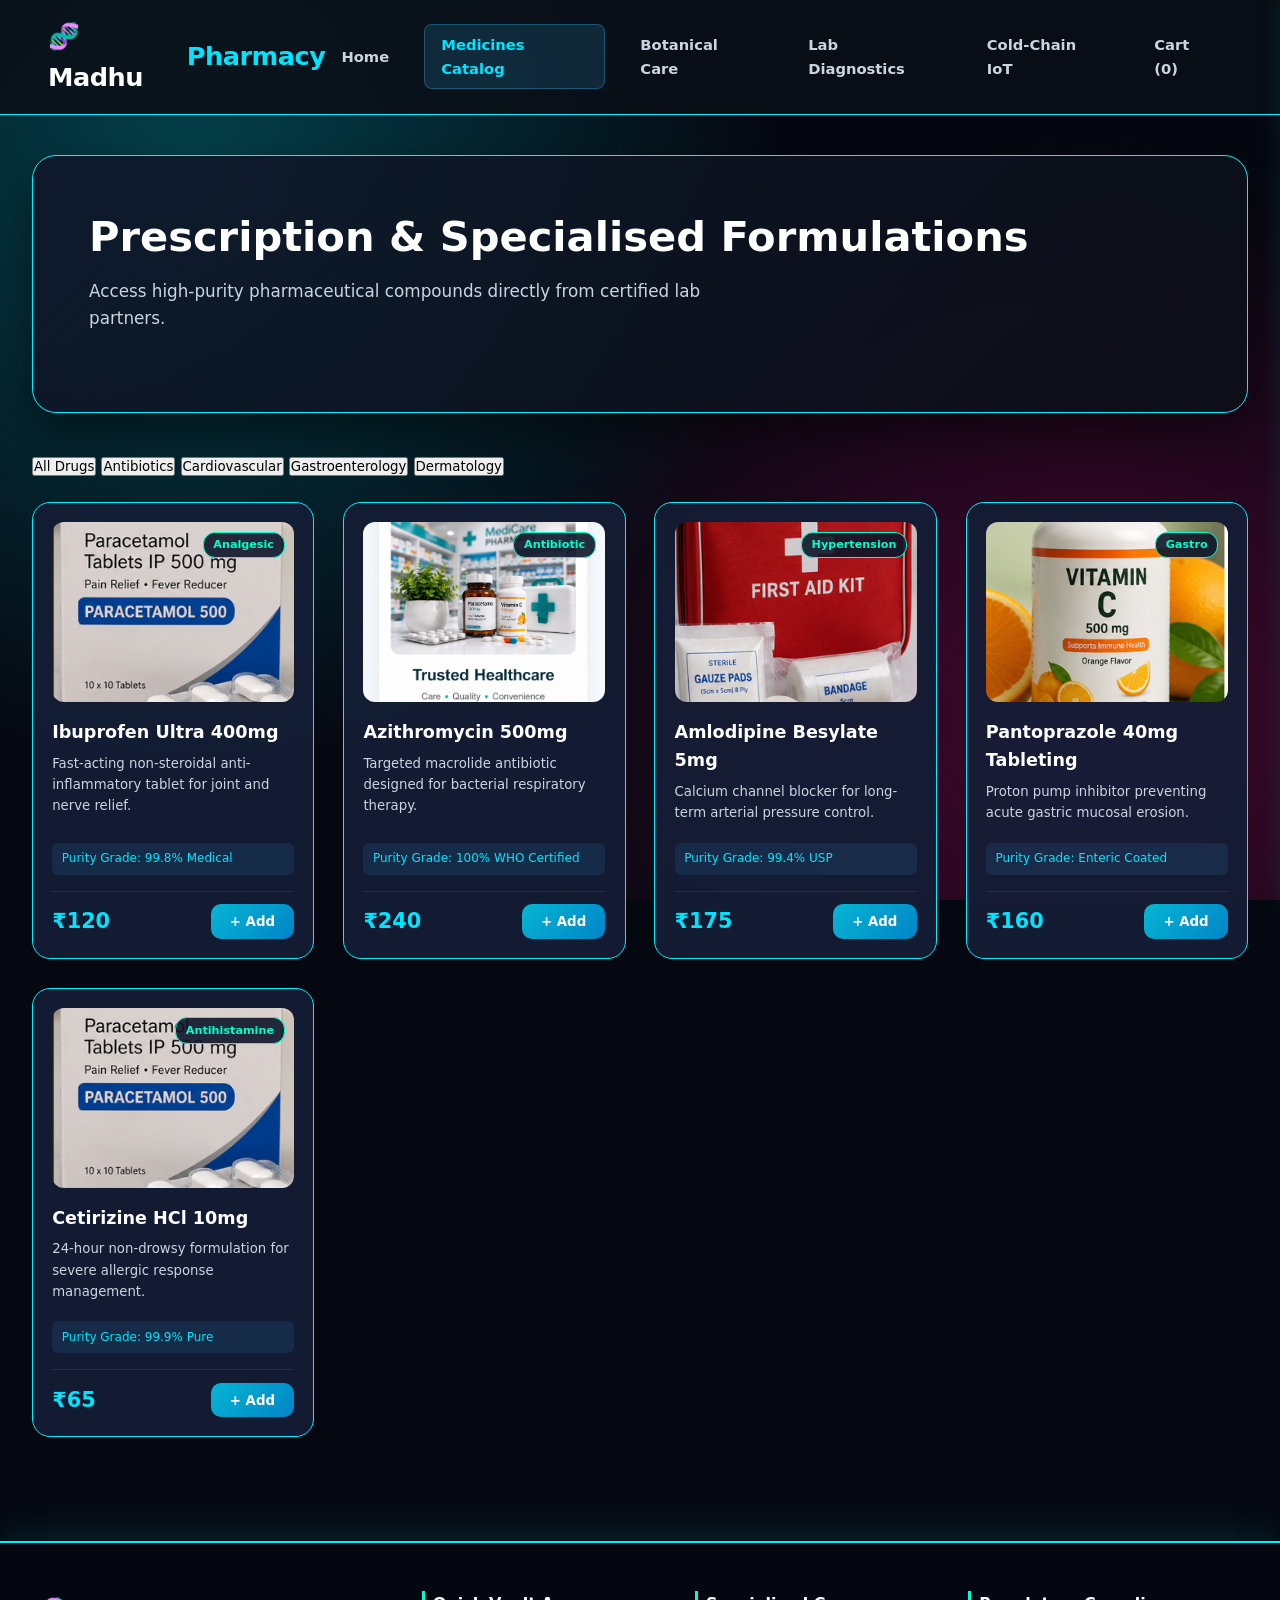
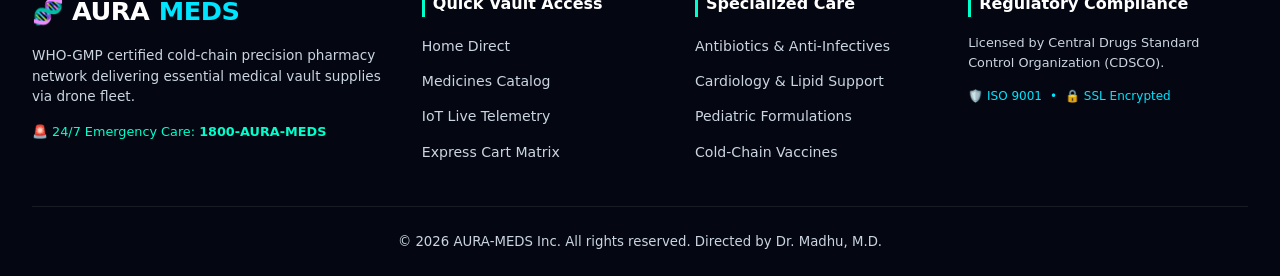
<file: medicines.html>
<!DOCTYPE html>
<html lang="en">
<head>
  <meta charset="UTF-8">
  <title>AURA-MEDS | Prescription Medicines</title>
  <link rel="stylesheet" href="styles.css">
</head>
<body>
  <header>
    <div class="brand-logo">🧬 Madhu<span>Pharmacy</span></div>
    <nav>
      <a href="index.html">Home</a>
      <a href="medicines.html" class="active">Medicines Catalog</a>
      <a href="botanical.html">Botanical Care</a>
      <a href="diagnostics.html">Lab Diagnostics</a>
      <a href="telemetry.html">Cold-Chain IoT</a>
      <!-- ADDED id="cartBtn" HERE -->
      <a href="#" id="cartBtn">Cart (<span id="cart-count">0</span>)</a>
    </nav>
  </header>

  <div class="container">
    <div class="hero-banner">
      <div class="hero-text">
        <h1>Prescription & Specialised Formulations</h1>
        <p>Access high-purity pharmaceutical compounds directly from certified lab partners.</p>
      </div>
    </div>

    <div class="filter-bar">
      <button class="filter-btn active">All Drugs</button>
      <button class="filter-btn">Antibiotics</button>
      <button class="filter-btn">Cardiovascular</button>
      <button class="filter-btn">Gastroenterology</button>
      <button class="filter-btn">Dermatology</button>
    </div>

    <div class="grid-5">
      <div class="pharmacy-card">
        <span class="badge">Analgesic</span>
        <img class="card-img" src="images/paracetamol.png" onerror="this.onerror=null; this.src='https://images.unsplash.com/photo-1584308666744-24d5c474f2ae?w=500&q=80'" alt="Ibuprofen">
        <div class="card-title">Ibuprofen Ultra 400mg</div>
        <div class="card-desc">Fast-acting non-steroidal anti-inflammatory tablet for joint and nerve relief.</div>
        <div class="card-spec">Purity Grade: 99.8% Medical</div>
        <div class="card-bottom">
          <span class="price">₹120</span>
          <button class="btn-buy" onclick="addToCart('Ibuprofen 400mg', 120)">+ Add</button>
        </div>
      </div>

      <div class="pharmacy-card">
        <span class="badge">Antibiotic</span>
        <img class="card-img" src="images/pharmacy-hero.png" onerror="this.onerror=null; this.src='https://images.unsplash.com/photo-1550572017-edf79289050e?w=500&q=80'" alt="Azithromycin">
        <div class="card-title">Azithromycin 500mg</div>
        <div class="card-desc">Targeted macrolide antibiotic designed for bacterial respiratory therapy.</div>
        <div class="card-spec">Purity Grade: 100% WHO Certified</div>
        <div class="card-bottom">
          <span class="price">₹240</span>
          <button class="btn-buy" onclick="addToCart('Azithromycin 500mg', 240)">+ Add</button>
        </div>
      </div>

      <div class="pharmacy-card">
        <span class="badge">Hypertension</span>
        <img class="card-img" src="images/first-aid.png" onerror="this.onerror=null; this.src='https://images.unsplash.com/photo-1471864190281-a93a3070b6de?w=500&q=80'" alt="Amlodipine">
        <div class="card-title">Amlodipine Besylate 5mg</div>
        <div class="card-desc">Calcium channel blocker for long-term arterial pressure control.</div>
        <div class="card-spec">Purity Grade: 99.4% USP</div>
        <div class="card-bottom">
          <span class="price">₹175</span>
          <button class="btn-buy" onclick="addToCart('Amlodipine 5mg', 175)">+ Add</button>
        </div>
      </div>

      <div class="pharmacy-card">
        <span class="badge">Gastro</span>
        <img class="card-img" src="images/vitamin-c.png" onerror="this.onerror=null; this.src='https://images.unsplash.com/photo-1576602976047-174e57a47881?w=500&q=80'" alt="Pantoprazole">
        <div class="card-title">Pantoprazole 40mg Tableting</div>
        <div class="card-desc">Proton pump inhibitor preventing acute gastric mucosal erosion.</div>
        <div class="card-spec">Purity Grade: Enteric Coated</div>
        <div class="card-bottom">
          <span class="price">₹160</span>
          <button class="btn-buy" onclick="addToCart('Pantoprazole 40mg', 160)">+ Add</button>
        </div>
      </div>

      <div class="pharmacy-card">
        <span class="badge">Antihistamine</span>
        <img class="card-img" src="images/paracetamol.png" onerror="this.onerror=null; this.src='https://images.unsplash.com/photo-1587854692152-cbe660dbde88?w=500&q=80'" alt="Cetirizine">
        <div class="card-title">Cetirizine HCl 10mg</div>
        <div class="card-desc">24-hour non-drowsy formulation for severe allergic response management.</div>
        <div class="card-spec">Purity Grade: 99.9% Pure</div>
        <div class="card-bottom">
          <span class="price">₹65</span>
          <button class="btn-buy" onclick="addToCart('Cetirizine 10mg', 65)">+ Add</button>
        </div>
      </div>
    </div>
  </div>

  <footer>
    <div class="footer-content">
      <div class="footer-col">
        <div class="brand-logo" style="margin-bottom: 0.8rem;">🧬 AURA<span>MEDS</span></div>
        <p style="font-size: 0.85rem; color: var(--text-muted); line-height: 1.5;">
          WHO-GMP certified cold-chain precision pharmacy network delivering essential medical vault supplies via drone fleet.
        </p>
        <div style="margin-top: 1rem; font-size: 0.8rem; color: var(--cyan-neon);">
          🚨 24/7 Emergency Care: <b>1800-AURA-MEDS</b>
        </div>
      </div>

      <div class="footer-col">
        <h4>Quick Vault Access</h4>
        <ul>
          <li><a href="index.html">Home Direct</a></li>
          <li><a href="medicines.html">Medicines Catalog</a></li>
          <li><a href="telemetry.html">IoT Live Telemetry</a></li>
          <li><a href="cart.html">Express Cart Matrix</a></li>
        </ul>
      </div>

      <div class="footer-col">
        <h4>Specialized Care</h4>
        <ul>
          <li><a href="#">Antibiotics & Anti-Infectives</a></li>
          <li><a href="#">Cardiology & Lipid Support</a></li>
          <li><a href="#">Pediatric Formulations</a></li>
          <li><a href="#">Cold-Chain Vaccines</a></li>
        </ul>
      </div>

      <div class="footer-col">
        <h4>Regulatory Compliance</h4>
        <p style="font-size: 0.8rem; color: var(--text-muted); margin-bottom: 0.8rem;">
          Licensed by Central Drugs Standard Control Organization (CDSCO).
        </p>
        <div style="display: flex; gap: 0.5rem; font-size: 0.75rem; color: var(--blue-glow);">
          <span>🛡️ ISO 9001</span> • <span>🔒 SSL Encrypted</span>
        </div>
      </div>
    </div>

    <div class="footer-bottom">
      © 2026 AURA-MEDS Inc. All rights reserved. Directed by Dr. Madhu, M.D.
    </div>
  </footer>

  <!-- Script placed at bottom so all DOM elements are loaded -->
  <script src="app.js"></script>
  <script>
    const cartBtn = document.getElementById('cartBtn');
    if (cartBtn) {
      cartBtn.addEventListener('click', function(e) {
        e.preventDefault();
        document.getElementById('cartModal').style.display = 'block';
      });
    }
  </script>
</body>
</html>
</file>
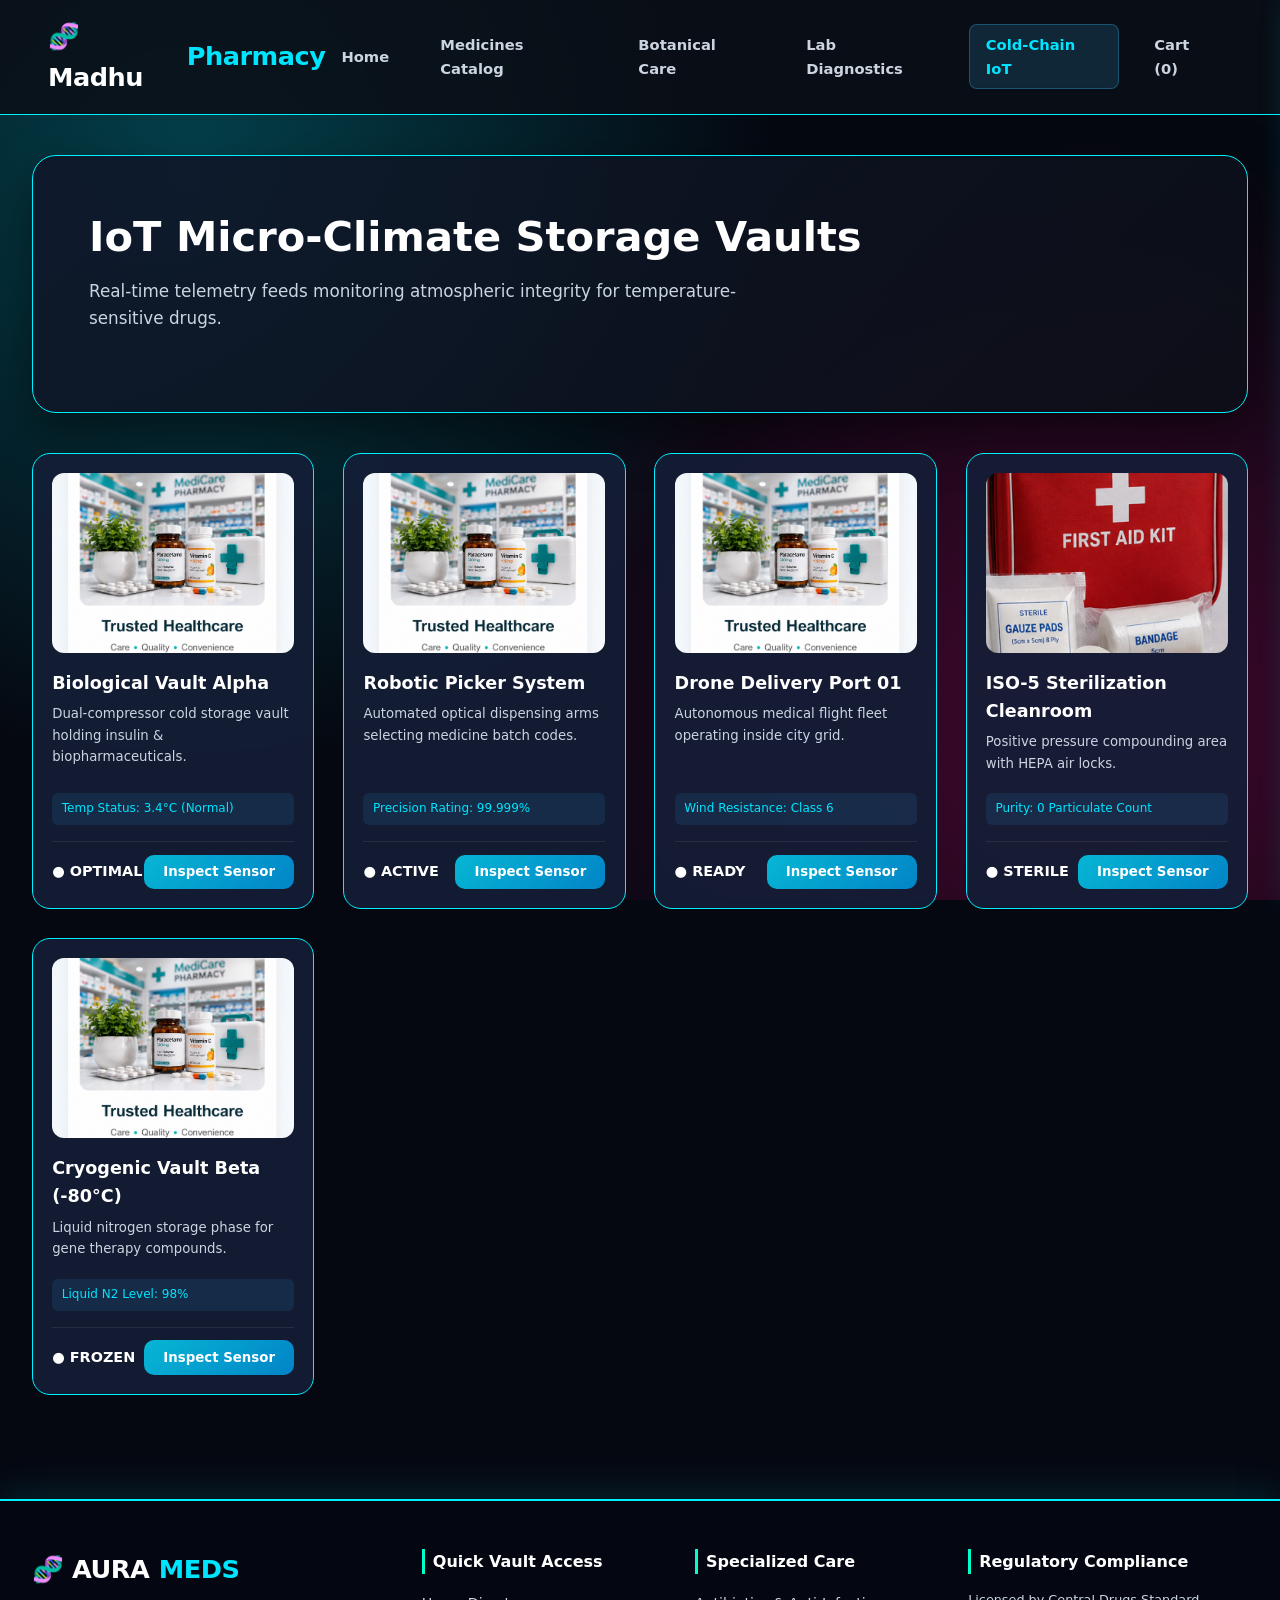
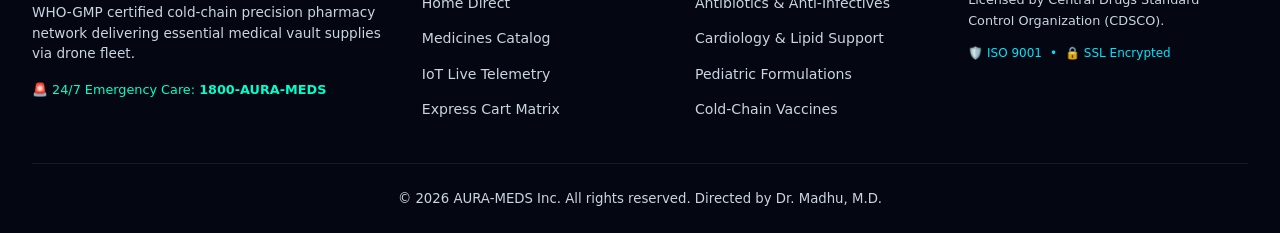
<file: telemetry.html>
<!DOCTYPE html>
<html lang="en">
<head>
  <meta charset="UTF-8">
  <title>AURA-MEDS | Cold-Chain Telemetry</title>
  <link rel="stylesheet" href="styles.css">
</head>
<body>
  <header>
    <div class="brand-logo">🧬 Madhu<span>Pharmacy</span></div>
    <nav>
      <a href="index.html">Home</a>
      <a href="medicines.html">Medicines Catalog</a>
      <a href="botanical.html">Botanical Care</a>
      <a href="diagnostics.html">Lab Diagnostics</a>
      <a href="telemetry.html" class="active">Cold-Chain IoT</a>
      <a href="cart.html">Cart (<span id="cart-count">0</span>)</a>
    </nav>
  </header>

  <div class="container">
    <div class="hero-banner">
      <div class="hero-text">
        <h1>IoT Micro-Climate Storage Vaults</h1>
        <p>Real-time telemetry feeds monitoring atmospheric integrity for temperature-sensitive drugs.</p>
      </div>
    </div>

    <div class="grid-5">
      <div class="pharmacy-card">
        <img class="card-img" src="images/pharmacy-hero.png" onerror="this.onerror=null; this.src='https://images.unsplash.com/photo-1581091226825-a6a2a5aee158?w=500&q=80'" alt="Vault Alpha">
        <div class="card-title">Biological Vault Alpha</div>
        <div class="card-desc">Dual-compressor cold storage vault holding insulin & biopharmaceuticals.</div>
        <div class="card-spec">Temp Status: 3.4°C (Normal)</div>
        <div class="card-bottom">
          <span class="price" style="color: var(--accent-green); font-size:0.9rem;">● OPTIMAL</span>
          <button class="btn-buy" onclick="alert('Telemetry Log: Vault Alpha Pressure 101.3 kPa')">Inspect Sensor</button>
        </div>
      </div>

      <div class="pharmacy-card">
        <img class="card-img" src="images/pharmacy-hero.png" onerror="this.onerror=null; this.src='https://images.unsplash.com/photo-1581092160607-ee22621dd758?w=500&q=80'" alt="Robotics">
        <div class="card-title">Robotic Picker System</div>
        <div class="card-desc">Automated optical dispensing arms selecting medicine batch codes.</div>
        <div class="card-spec">Precision Rating: 99.999%</div>
        <div class="card-bottom">
          <span class="price" style="color: var(--accent-green); font-size:0.9rem;">● ACTIVE</span>
          <button class="btn-buy" onclick="alert('Telemetry Log: Robotics system cycle 4920/hr')">Inspect Sensor</button>
        </div>
      </div>

      <div class="pharmacy-card">
        <img class="card-img" src="images/pharmacy-hero.png" onerror="this.onerror=null; this.src='https://images.unsplash.com/photo-1508614589041-895b88991e3e?w=500&q=80'" alt="Drone Fleet">
        <div class="card-title">Drone Delivery Port 01</div>
        <div class="card-desc">Autonomous medical flight fleet operating inside city grid.</div>
        <div class="card-spec">Wind Resistance: Class 6</div>
        <div class="card-bottom">
          <span class="price" style="color: var(--accent-green); font-size:0.9rem;">● READY</span>
          <button class="btn-buy" onclick="alert('Telemetry Log: Drones 12/12 online')">Inspect Sensor</button>
        </div>
      </div>

      <div class="pharmacy-card">
        <img class="card-img" src="images/first-aid.png" onerror="this.onerror=null; this.src='https://images.unsplash.com/photo-1530497610245-94d3c16cda28?w=500&q=80'" alt="Clean Room">
        <div class="card-title">ISO-5 Sterilization Cleanroom</div>
        <div class="card-desc">Positive pressure compounding area with HEPA air locks.</div>
        <div class="card-spec">Purity: 0 Particulate Count</div>
        <div class="card-bottom">
          <span class="price" style="color: var(--accent-green); font-size:0.9rem;">● STERILE</span>
          <button class="btn-buy" onclick="alert('Telemetry Log: HEPA airflow 0.45 m/s')">Inspect Sensor</button>
        </div>
      </div>

      <div class="pharmacy-card">
        <img class="card-img" src="images/pharmacy-hero.png" onerror="this.onerror=null; this.src='https://images.unsplash.com/photo-1584036561566-baf8f5f1b144?w=500&q=80'" alt="Cryo Storage">
        <div class="card-title">Cryogenic Vault Beta (-80°C)</div>
        <div class="card-desc">Liquid nitrogen storage phase for gene therapy compounds.</div>
        <div class="card-spec">Liquid N2 Level: 98%</div>
        <div class="card-bottom">
          <span class="price" style="color: var(--accent-green); font-size:0.9rem;">● FROZEN</span>
          <button class="btn-buy" onclick="alert('Telemetry Log: LN2 temp -79.2°C')">Inspect Sensor</button>
        </div>
      </div>
    </div>
  </div>

   
 <!-- Elaborated Rich Footer -->
  <footer>
    <div class="footer-content">
      <div class="footer-col">
        <div class="brand-logo" style="margin-bottom: 0.8rem;">🧬 AURA<span>MEDS</span></div>
        <p style="font-size: 0.85rem; color: var(--text-muted); line-height: 1.5;">
          WHO-GMP certified cold-chain precision pharmacy network delivering essential medical vault supplies via drone fleet.
        </p>
        <div style="margin-top: 1rem; font-size: 0.8rem; color: var(--cyan-neon);">
          🚨 24/7 Emergency Care: <b>1800-AURA-MEDS</b>
        </div>
      </div>

      <div class="footer-col">
        <h4>Quick Vault Access</h4>
        <ul>
          <li><a href="index.html">Home Direct</a></li>
          <li><a href="medicines.html">Medicines Catalog</a></li>
          <li><a href="telemetry.html">IoT Live Telemetry</a></li>
          <li><a href="cart.html">Express Cart Matrix</a></li>
        </ul>
      </div>

      <div class="footer-col">
        <h4>Specialized Care</h4>
        <ul>
          <li><a href="#">Antibiotics & Anti-Infectives</a></li>
          <li><a href="#">Cardiology & Lipid Support</a></li>
          <li><a href="#">Pediatric Formulations</a></li>
          <li><a href="#">Cold-Chain Vaccines</a></li>
        </ul>
      </div>

      <div class="footer-col">
        <h4>Regulatory Compliance</h4>
        <p style="font-size: 0.8rem; color: var(--text-muted); margin-bottom: 0.8rem;">
          Licensed by Central Drugs Standard Control Organization (CDSCO).
        </p>
        <div style="display: flex; gap: 0.5rem; font-size: 0.75rem; color: var(--blue-glow);">
          <span>🛡️ ISO 9001</span> • <span>🔒 SSL Encrypted</span>
        </div>
      </div>
    </div>

    <div class="footer-bottom">
      © 2026 AURA-MEDS Inc. All rights reserved. Directed by Dr. Madhu, M.D.
    </div>
  </footer>
  <script src="app.js"></script>
</body>
</html>
</file>
<file: styles.css>
/* Mee patha background dullness povalante ee lines ni styles.css bottom lo paste cheyandi */

body {
  background-color: #050811 !important;
  background-image: 
    radial-gradient(circle at 15% 20%, rgba(0, 240, 255, 0.25) 0%, transparent 45%),
    radial-gradient(circle at 85% 80%, rgba(255, 0, 127, 0.25) 0%, transparent 45%),
    linear-gradient(to bottom, rgba(5, 8, 17, 0.7), rgba(5, 8, 17, 0.88)),
    url('https://images.unsplash.com/photo-1532187863486-abf9dbad1b69?q=80&w=2000&auto=format&fit=crop') !important;
  background-attachment: fixed !important;
}

/* Bright Neon Colors setup */
:root {
  --bg-primary: #050811 !important;
  --bg-surface: rgba(15, 23, 42, 0.95) !important;
  --panel-bg: rgba(20, 30, 55, 0.9) !important;
  --panel-border: #00F0FF !important;
  --blue-glow: #00E5FF !important;
  --cyan-neon: #00FFCC !important;
  --text-main: #FFFFFF !important;
  --text-muted: #CBD5E1 !important;
}

* {
  margin: 0;
  padding: 0;
  box-sizing: border-box;
  font-family: 'Segoe UI', system-ui, -apple-system, sans-serif;
}

body {
  background-color: var(--bg-primary);
  color: var(--text-main);
  background-image: 
    linear-gradient(to bottom, rgba(11, 15, 23, 0.88), rgba(11, 15, 23, 0.95)),
    url('https://images.unsplash.com/photo-1532187863486-abf9dbad1b69?q=80&w=2000&auto=format&fit=crop');
  background-size: cover;
  background-position: center;
  background-repeat: no-repeat;
  background-attachment: fixed;
  line-height: 1.6;
}

.top-bar {
  background: linear-gradient(90deg, #0284C7, #06B6D4);
  color: #fff;
  font-size: 0.8rem;
  font-weight: 700;
  text-align: center;
  padding: 0.4rem;
  letter-spacing: 0.5px;
}

header {
  background: rgba(11, 15, 23, 0.85);
  backdrop-filter: blur(20px);
  border-bottom: 1px solid var(--panel-border);
  padding: 1rem 3rem;
  display: flex;
  justify-content: space-between;
  align-items: center;
  position: sticky;
  top: 0;
  z-index: 1000;
}

.brand-logo {
  font-size: 1.6rem;
  font-weight: 900;
  letter-spacing: -0.5px;
  color: var(--text-main);
  display: flex;
  align-items: center;
  gap: 0.6rem;
}

.brand-logo span {
  color: var(--blue-glow);
}

nav {
  display: flex;
  align-items: center;
  gap: 1.2rem;
}

nav a {
  color: var(--text-muted);
  text-decoration: none;
  font-weight: 600;
  font-size: 0.92rem;
  padding: 0.5rem 1rem;
  border-radius: 8px;
  transition: all 0.3s ease;
}

nav a:hover, nav a.active {
  color: var(--blue-glow);
  background: rgba(56, 189, 248, 0.15);
  border: 1px solid rgba(56, 189, 248, 0.3);
}

.btn-auth-outline {
  background: transparent;
  border: 1px solid var(--cyan-neon);
  color: var(--cyan-neon);
  padding: 0.4rem 1rem;
  border-radius: 8px;
  font-weight: 700;
  cursor: pointer;
  transition: all 0.2s;
}

.btn-auth-outline:hover {
  background: var(--cyan-neon);
  color: #fff;
}

.container {
  max-width: 1400px;
  margin: 0 auto;
  padding: 2.5rem 2rem;
}

.hero-banner {
  background: 
    linear-gradient(135deg, rgba(15, 23, 42, 0.9) 0%, rgba(11, 15, 23, 0.85) 100%),
    url('https://images.unsplash.com/photo-1576091160399-112ba8d25d1d?q=80&w=1200&auto=format&fit=crop');
  background-size: cover;
  background-position: center;
  border: 1px solid var(--panel-border);
  border-radius: 24px;
  padding: 3.5rem;
  margin-bottom: 2.5rem;
  display: flex;
  justify-content: space-between;
  align-items: center;
  gap: 2rem;
  box-shadow: 0 20px 50px rgba(0, 0, 0, 0.5);
}

.hero-text h1 {
  font-size: 2.6rem;
  font-weight: 800;
  line-height: 1.2;
  margin-bottom: 1rem;
}

.hero-text p {
  color: #CBD5E1;
  max-width: 650px;
  font-size: 1.05rem;
  margin-bottom: 1.5rem;
}

.grid-5 {
  display: grid;
  grid-template-columns: repeat(auto-fill, minmax(250px, 1fr));
  gap: 1.8rem;
  margin-top: 1.5rem;
}

.pharmacy-card {
  background: var(--panel-bg);
  border: 1px solid var(--panel-border);
  border-radius: 18px;
  padding: 1.2rem;
  backdrop-filter: blur(16px);
  transition: all 0.3s ease;
  display: flex;
  flex-direction: column;
  position: relative;
  overflow: hidden;
}

.pharmacy-card:hover {
  transform: translateY(-8px);
  border-color: var(--blue-glow);
  box-shadow: 0 16px 35px rgba(6, 182, 212, 0.25);
}

.card-img {
  width: 100%;
  height: 180px;
  object-fit: cover;
  border-radius: 12px;
  margin-bottom: 1rem;
}

.badge {
  position: absolute;
  top: 1.8rem;
  right: 1.8rem;
  background: rgba(15, 23, 42, 0.9);
  border: 1px solid var(--cyan-neon);
  color: var(--cyan-neon);
  font-size: 0.7rem;
  font-weight: 800;
  padding: 0.2rem 0.6rem;
  border-radius: 12px;
}

.card-title {
  font-size: 1.1rem;
  font-weight: 700;
  margin-bottom: 0.4rem;
}

.card-desc {
  font-size: 0.83rem;
  color: var(--text-muted);
  margin-bottom: 1.2rem;
  flex-grow: 1;
}

.card-spec {
  font-size: 0.75rem;
  color: var(--blue-glow);
  background: rgba(56, 189, 248, 0.1);
  padding: 0.4rem 0.6rem;
  border-radius: 6px;
  margin-bottom: 1rem;
}

.card-bottom {
  display: flex;
  justify-content: space-between;
  align-items: center;
  border-top: 1px solid rgba(255, 255, 255, 0.08);
  padding-top: 0.8rem;
}

.price {
  font-size: 1.3rem;
  font-weight: 800;
  color: var(--blue-glow);
}

.btn-buy {
  background: linear-gradient(135deg, #06B6D4 0%, #0284C7 100%);
  color: white;
  border: none;
  padding: 0.6rem 1.2rem;
  border-radius: 10px;
  font-weight: 700;
  cursor: pointer;
  transition: all 0.2s;

}

.metrics-row {
  display: grid;
  grid-template-columns: repeat(4, 1fr);
  gap: 1.5rem;
  margin: 3rem 0;
}

.metric-card {
  background: var(--bg-surface);
  border: 1px solid var(--panel-border);
  border-radius: 16px;
  padding: 1.5rem;
  text-align: center;
}

.metric-val {
  font-size: 2rem;
  font-weight: 900;
  color: var(--blue-glow);
}

.metric-label {
  font-size: 0.85rem;
  color: var(--text-muted);
}

/* Map Tracking & Dispatch Section */
.delivery-section {
  background: var(--bg-surface);
  border: 1px solid var(--panel-border);
  border-radius: 20px;
  padding: 2rem;
  margin: 3rem 0;
  display: grid;
  grid-template-columns: 1fr 1fr;
  gap: 2rem;
  align-items: center;
}

.map-container {
  width: 100%;
  height: 320px;
  border-radius: 16px;
  overflow: hidden;
  border: 1px solid var(--panel-border);
  position: relative;
}

.map-container iframe {
  width: 100%;
  height: 100%;
  border: none;
  filter: invert(90%) hue-rotate(180deg) contrast(120%);
}

.location-input-group {
  display: flex;
  gap: 0.8rem;
  margin-top: 1rem;
}

.location-input-group input {
  padding: 0.8rem;
  border-radius: 10px;
  border: 1px solid var(--panel-border);
  background: var(--bg-primary);
  color: white;
  flex-grow: 1;
}

/* Auth Modal Window */
.modal-overlay {
  position: fixed;
  top: 0; left: 0; right: 0; bottom: 0;
  background: rgba(0, 0, 0, 0.8);
  backdrop-filter: blur(8px);
  display: none;
  justify-content: center;
  align-items: center;
  z-index: 2000;
}

.modal-content {
  background: var(--bg-surface);
  border: 1px solid var(--cyan-neon);
  border-radius: 20px;
  padding: 2.5rem;
  width: 100%;
  max-width: 420px;
  position: relative;
  box-shadow: 0 10px 40px rgba(6, 182, 212, 0.3);
}

.close-modal {
  position: absolute;
  top: 1rem;
  right: 1.5rem;
  font-size: 1.5rem;
  cursor: pointer;
  color: var(--text-muted);
}

.modal-content form {
  display: flex;
  flex-direction: column;
  gap: 1rem;
  margin-top: 1.5rem;
}

.modal-content input {
  padding: 0.8rem 1rem;
  border-radius: 10px;
  border: 1px solid var(--panel-border);
  background: var(--bg-primary);
  color: white;
}

footer {
  background: rgba(8, 11, 17, 0.95);
  border-top: 1px solid var(--panel-border);
  padding: 3rem 2rem 1.5rem 2rem;
  margin-top: 4rem;
}

.footer-content {
  max-width: 1400px;
  margin: 0 auto;
  display: grid;
  grid-template-columns: repeat(4, 1fr);
  gap: 2rem;
  margin-bottom: 2rem;
}

.footer-col h4 {
  color: var(--text-main);
  margin-bottom: 1rem;
}

.footer-col ul {
  list-style: none;
}

.footer-col ul li {
  margin-bottom: 0.5rem;
}

.footer-col ul li a {
  color: var(--text-muted);
  text-decoration: none;
  font-size: 0.85rem;
}

.footer-bottom {
  text-align: center;
  color: var(--text-muted);
  font-size: 0.8rem;
  border-top: 1px solid rgba(255, 255, 255, 0.05);
  padding-top: 1.5rem;
}
/* ==================== KOTHA STYLING ADDONS ==================== */

/* Doctor Profile Header Styling */
.brand-header-group {
  display: flex;
  align-items: center;
  gap: 1.5rem;
}

.doctor-profile-badge {
  display: flex;
  align-items: center;
  gap: 0.8rem;
  background: rgba(0, 240, 255, 0.1);
  border: 1px solid var(--cyan-neon);
  padding: 0.4rem 0.8rem;
  border-radius: 30px;
  backdrop-filter: blur(10px);
}

.doc-img {
  width: 42px;
  height: 42px;
  border-radius: 50%;
  object-fit: cover;
  border: 2px solid var(--cyan-neon);
  box-shadow: 0 0 10px var(--cyan-neon);
}

.doc-info {
  display: flex;
  flex-direction: column;
}

.doc-name {
  font-size: 0.85rem;
  font-weight: 800;
  color: #FFF;
}

.doc-title {
  font-size: 0.7rem;
  color: var(--cyan-neon);
  font-weight: 600;
}

/* Bright Neon Dynamic Color Overrides */
:root {
  --cyan-neon: #00FFCC !important;
  --blue-glow: #00E5FF !important;
  --pink-neon: #FF007F !important;
}
/* Elaborated Footer Module Styling */
footer {
  background: rgba(5, 8, 17, 0.95) !important;
  border-top: 2px solid var(--panel-border) !important;
  padding: 3rem 2rem 1.5rem 2rem !important;
  margin-top: 4rem !important;
  box-shadow: 0 -10px 30px rgba(0, 240, 255, 0.1) !important;
}

.footer-content {
  max-width: 1400px;
  margin: 0 auto;
  display: grid;
  grid-template-columns: 1.5fr 1fr 1fr 1.2fr;
  gap: 2.5rem;
  margin-bottom: 2rem;
}

.footer-col h4 {
  color: #FFFFFF;
  font-size: 1rem;
  margin-bottom: 1rem;
  border-left: 3px solid var(--cyan-neon);
  padding-left: 0.5rem;
}

.footer-col ul {
  list-style: none;
  padding: 0;
}

.footer-col ul li {
  margin-bottom: 0.6rem;
}

.footer-col ul li a {
  color: var(--text-muted);
  text-decoration: none;
  font-size: 0.88rem;
  transition: all 0.2s ease;
}

.footer-col ul li a:hover {
  color: var(--cyan-neon);
  padding-left: 4px;
}

.footer-bottom {
  text-align: center;
  color: var(--text-muted);
  font-size: 0.83rem;
  border-top: 1px solid rgba(255, 255, 255, 0.08);
  padding-top: 1.5rem;
}
/* Slide-Out Cart Drawer Styling */
.cart-drawer-overlay {
  position: fixed;
  top: 0; left: 0; width: 100%; height: 100%;
  background: rgba(0, 0, 0, 0.7);
  backdrop-filter: blur(5px);
  z-index: 9998;
  display: none;
}

.cart-drawer {
  position: fixed;
  top: 0; right: -420px;
  width: 400px; height: 100%;
  background: #090e1a;
  border-left: 2px solid var(--cyan-neon);
  box-shadow: -10px 0 30px rgba(0, 240, 255, 0.2);
  z-index: 9999;
  display: flex;
  flex-direction: column;
  transition: right 0.4s cubic-bezier(0.1, 0.9, 0.2, 1);
}

.cart-drawer.open {
  right: 0;
}

.cart-drawer-header {
  padding: 1.5rem;
  border-bottom: 1px solid rgba(255, 255, 255, 0.1);
  display: flex; justify-content: space-between; align-items: center;
  color: #fff;
}

.cart-close-btn {
  background: none; border: none;
  color: #fff; font-size: 1.8rem; cursor: pointer;
}

.cart-drawer-body {
  flex: 1; padding: 1.5rem; overflow-y: auto;
}

.cart-item-card {
  display: flex; justify-content: space-between; align-items: center;
  background: rgba(255, 255, 255, 0.03);
  border: 1px solid rgba(0, 240, 255, 0.2);
  padding: 1rem; border-radius: 12px; margin-bottom: 1rem;
}

.cart-item-info h4 { margin: 0; color: #fff; font-size: 0.95rem; }
.cart-item-info p { margin: 0.2rem 0 0; color: var(--cyan-neon); font-weight: 700; }

.cart-remove-btn {
  background: transparent; border: 1px solid #FF007F;
  color: #FF007F; padding: 0.3rem 0.6rem; border-radius: 6px; cursor: pointer;
}

.cart-drawer-footer {
  padding: 1.5rem; border-top: 1px solid rgba(255, 255, 255, 0.1);
  background: rgba(0, 0, 0, 0.4);
}

.cart-total-row {
  display: flex; justify-content: space-between;
  color: var(--text-muted); margin-bottom: 0.5rem; font-size: 0.9rem;
}

.cart-total-row.final-price {
  color: #fff; font-size: 1.2rem; font-weight: 800; margin-top: 0.8rem;
}

/* Hero Doctor Showcase Card */
.hero-doctor-card {
  background: rgba(15, 23, 42, 0.85);
  border: 2px solid var(--cyan-neon);
  border-radius: 20px;
  padding: 1.5rem;
  width: 320px;
  text-align: center;
  box-shadow: 0 10px 30px rgba(0, 240, 255, 0.25);
  backdrop-filter: blur(16px);
  position: relative;
  transition: transform 0.3s ease, box-shadow 0.3s ease;
}

.hero-doctor-card:hover {
  transform: translateY(-5px);
  box-shadow: 0 15px 40px rgba(0, 240, 255, 0.4);
}

.hero-doc-img-wrapper {
  position: relative;
  width: 140px;
  height: 140px;
  margin: 0 auto 1rem auto;
}

.hero-doc-img {
  width: 100%;
  height: 100%;
  object-fit: cover;
  object-position: top center;
  border-radius: 50%;
  border: 3px solid var(--cyan-neon);
  box-shadow: 0 0 20px rgba(0, 255, 204, 0.5);
}

.hero-doc-status {
  position: absolute;
  bottom: 5px;
  right: 5px;
  background: rgba(5, 8, 17, 0.9);
  border: 1px solid var(--cyan-neon);
  color: var(--cyan-neon);
  font-size: 0.7rem;
  font-weight: 800;
  padding: 0.2rem 0.6rem;
  border-radius: 20px;
  display: flex;
  align-items: center;
  gap: 0.3rem;
  box-shadow: 0 2px 8px rgba(0,0,0,0.6);
}

.hero-doc-status span {
  width: 8px;
  height: 8px;
  background-color: var(--cyan-neon);
  border-radius: 50%;
  display: inline-block;
  animation: pulse 1.5s infinite;
}

@keyframes pulse {
  0% { transform: scale(0.95); box-shadow: 0 0 0 0 rgba(0, 255, 204, 0.7); }
  70% { transform: scale(1); box-shadow: 0 0 0 8px rgba(0, 255, 204, 0); }
  100% { transform: scale(0.95); box-shadow: 0 0 0 0 rgba(0, 255, 204, 0); }
}

.hero-doc-name {
  font-size: 1.25rem;
  font-weight: 800;
  color: #FFFFFF;
  margin-bottom: 0.2rem;
}

.hero-doc-role {
  font-size: 0.82rem;
  color: var(--cyan-neon);
  font-weight: 600;
  margin-bottom: 0.8rem;
}

.hero-doc-badge {
  display: inline-block;
  background: rgba(0, 229, 255, 0.12);
  border: 1px solid var(--blue-glow);
  color: var(--blue-glow);
  font-size: 0.75rem;
  font-weight: 700;
  padding: 0.3rem 0.8rem;
  border-radius: 12px;
  margin-bottom: 1rem;
}

/* Dedicated Home Page Prescription Upload Banner */
.prescription-upload-banner {
  background: linear-gradient(135deg, rgba(15, 23, 42, 0.95) 0%, rgba(6, 182, 212, 0.15) 100%);
  border: 2px dashed var(--cyan-neon);
  border-radius: 20px;
  padding: 2.2rem 2.5rem;
  margin: 3rem 0;
  display: flex;
  justify-content: space-between;
  align-items: center;
  gap: 2rem;
  box-shadow: 0 10px 30px rgba(0, 0, 0, 0.4);
  backdrop-filter: blur(12px);
}

.upload-banner-left {
  display: flex;
  align-items: center;
  gap: 1.5rem;
}

.upload-banner-icon {
  font-size: 3rem;
  background: rgba(0, 240, 255, 0.1);
  border: 1px solid var(--cyan-neon);
  border-radius: 16px;
  padding: 0.8rem 1.2rem;
  display: flex;
  align-items: center;
  justify-content: center;
}

.upload-banner-text h3 {
  font-size: 1.4rem;
  font-weight: 800;
  color: var(--blue-glow);
  margin-bottom: 0.4rem;
}

.upload-banner-text p {
  font-size: 0.9rem;
  color: var(--text-muted);
  max-width: 600px;
}

.upload-banner-features {
  display: flex;
  gap: 1rem;
  margin-top: 0.6rem;
  font-size: 0.8rem;
  color: var(--cyan-neon);
  font-weight: 600;
}

.btn-upload-lg {
  padding: 0.85rem 1.8rem;
  font-size: 1rem;
  border-radius: 12px;
  white-space: nowrap;
  box-shadow: 0 0 15px rgba(6, 182, 212, 0.4);
}

@media (max-width: 900px) {
  .hero-banner {
    flex-direction: column;
    text-align: center;
  }
  .hero-doctor-card {
    width: 100%;
    max-width: 320px;
  }
  .prescription-upload-banner {
    flex-direction: column;
    text-align: center;
  }
  .upload-banner-left {
    flex-direction: column;
  }
  .upload-banner-features {
    justify-content: center;
  }
}
</file>
